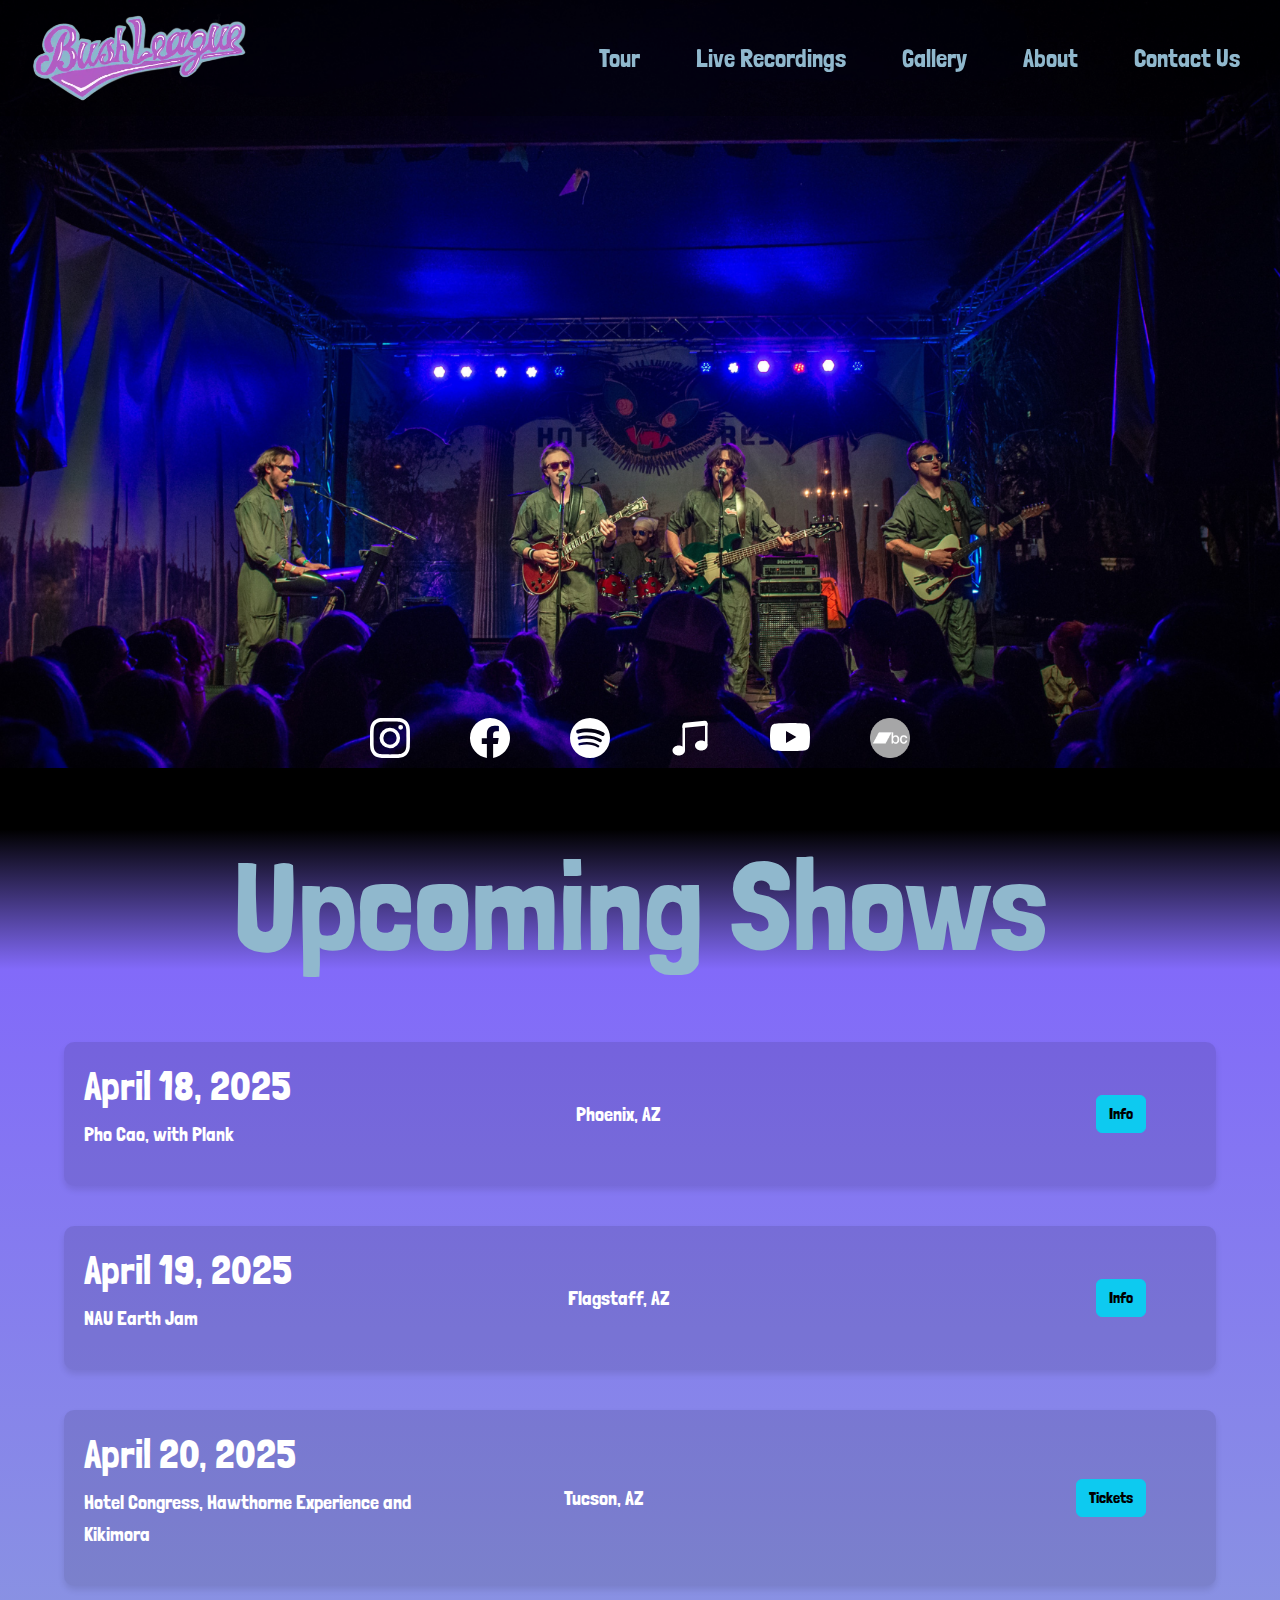
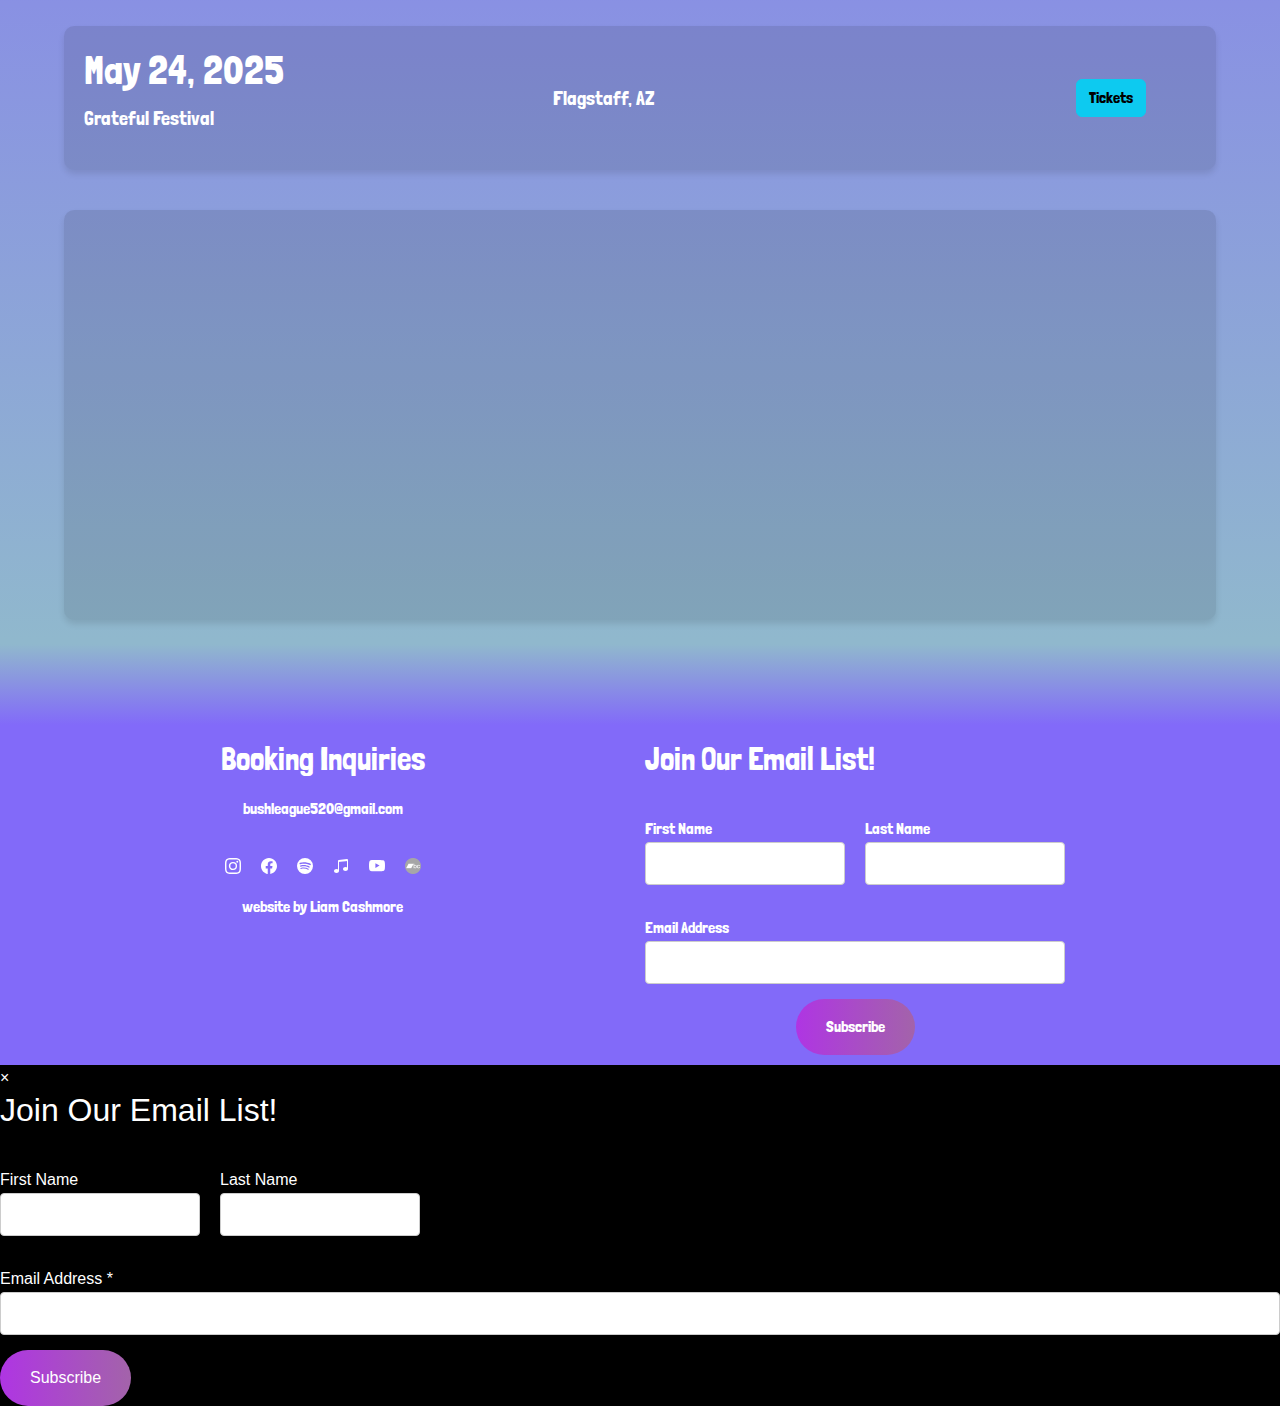
<file: index.html>
<!DOCTYPE html>
<html lang="en">
<head>
    <meta charset="UTF-8">
    <meta name="viewport" content="width=device-width, initial-scale=1.0">
    <title>BushLeague</title>
    
    <link href="https://cdn.jsdelivr.net/npm/bootstrap@5.3.3/dist/css/bootstrap.min.css" rel="stylesheet" integrity="sha384-QWTKZyjpPEjISv5WaRU9OFeRpok6YctnYmDr5pNlyT2bRjXh0JMhjY6hW+ALEwIH" crossorigin="anonymous">
    <link rel="stylesheet" href="style.css">
    <link rel="icon" type="image/png" sizes="64x64" href="images/Bush-logo-pot.PNG">
  </head>
<body id="main-body">
  
        <nav class="navbar navbar-expand-lg navbar-light bg-white fixed-top">
            <div class="container-fluid">
              <!-- Bush Logo on the Left -->
              <a class="navbar-brand" href="index.html">
                <img src="images/Bush-main-logo.webp" alt="Bush-logo" class="Bush-logo">
              </a>
              <!-- Toggler for smaller screens -->
              <button
                class="navbar-toggler"
                type="button"
                data-bs-toggle="collapse"
                data-bs-target="#navbarNav"
                aria-controls="navbarNav"
                aria-expanded="false"
                aria-label="Toggle navigation"
              >
                <span class="navbar-toggler-icon"></span>
              </button>
              <!-- Navigation Buttons on the Right -->
              <div class="collapse navbar-collapse" id="navbarNav">
                <ul class="navbar-nav ms-auto">
                  <li class="nav-item">
                    <a class="nav-link" href="tour.html">Tour</a>
                  </li>
                  <li class="nav-item">
                    <a class="nav-link" href="live.html">Live Recordings</a>
                  </li>
                  <li class="nav-item">
                    <a class="nav-link" href="gallery.html">Gallery</a>
                  </li>
                  <li class="nav-item">
                    <a class="nav-link" href="bio.html">About</a>
                  </li>
                  <li class="nav-item">
                    <a class="nav-link" href="contact.html">Contact Us</a>
                  </li>
                </ul>
              </div>
            </div>
          </nav>

        <div class="header">
            <div id="icons">
                <a href="https://www.instagram.com/bush.league.az/" target="_blank" rel="noopener noreferrer">
                    <svg xmlns="http://www.w3.org/2000/svg" width="16" height="16" fill="currentColor" class="bi bi-instagram" viewBox="0 0 16 16">
                        <path d="M8 0C5.829 0 5.556.01 4.703.048 3.85.088 3.269.222 2.76.42a3.9 3.9 0 0 0-1.417.923A3.9 3.9 0 0 0 .42 2.76C.222 3.268.087 3.85.048 4.7.01 5.555 0 5.827 0 8.001c0 2.172.01 2.444.048 3.297.04.852.174 1.433.372 1.942.205.526.478.972.923 1.417.444.445.89.719 1.416.923.51.198 1.09.333 1.942.372C5.555 15.99 5.827 16 8 16s2.444-.01 3.298-.048c.851-.04 1.434-.174 1.943-.372a3.9 3.9 0 0 0 1.416-.923c.445-.445.718-.891.923-1.417.197-.509.332-1.09.372-1.942C15.99 10.445 16 10.173 16 8s-.01-2.445-.048-3.299c-.04-.851-.175-1.433-.372-1.941a3.9 3.9 0 0 0-.923-1.417A3.9 3.9 0 0 0 13.24.42c-.51-.198-1.092-.333-1.943-.372C10.443.01 10.172 0 7.998 0zm-.717 1.442h.718c2.136 0 2.389.007 3.232.046.78.035 1.204.166 1.486.275.373.145.64.319.92.599s.453.546.598.92c.11.281.24.705.275 1.485.039.843.047 1.096.047 3.231s-.008 2.389-.047 3.232c-.035.78-.166 1.203-.275 1.485a2.5 2.5 0 0 1-.599.919c-.28.28-.546.453-.92.598-.28.11-.704.24-1.485.276-.843.038-1.096.047-3.232.047s-2.39-.009-3.233-.047c-.78-.036-1.203-.166-1.485-.276a2.5 2.5 0 0 1-.92-.598 2.5 2.5 0 0 1-.6-.92c-.109-.281-.24-.705-.275-1.485-.038-.843-.046-1.096-.046-3.233s.008-2.388.046-3.231c.036-.78.166-1.204.276-1.486.145-.373.319-.64.599-.92s.546-.453.92-.598c.282-.11.705-.24 1.485-.276.738-.034 1.024-.044 2.515-.045zm4.988 1.328a.96.96 0 1 0 0 1.92.96.96 0 0 0 0-1.92m-4.27 1.122a4.109 4.109 0 1 0 0 8.217 4.109 4.109 0 0 0 0-8.217m0 1.441a2.667 2.667 0 1 1 0 5.334 2.667 2.667 0 0 1 0-5.334"/>
                    </svg>
                </a>
                <a href="https://www.facebook.com/Bush.League.Band.az">
                    <svg xmlns="http://www.w3.org/2000/svg" width="16" height="16" fill="currentColor" class="bi bi-facebook" viewBox="0 0 16 16">
                        <path d="M16 8.049c0-4.446-3.582-8.05-8-8.05C3.58 0-.002 3.603-.002 8.05c0 4.017 2.926 7.347 6.75 7.951v-5.625h-2.03V8.05H6.75V6.275c0-2.017 1.195-3.131 3.022-3.131.876 0 1.791.157 1.791.157v1.98h-1.009c-.993 0-1.303.621-1.303 1.258v1.51h2.218l-.354 2.326H9.25V16c3.824-.604 6.75-3.934 6.75-7.951"/>
                    </svg>
                </a>
                <a href="https://open.spotify.com/artist/1hmGt5apW2W65yTUutfaxb">
                  <svg xmlns="http://www.w3.org/2000/svg" width="16" height="16" fill="currentColor" class="bi bi-spotify" viewBox="0 0 16 16">
                    <path d="M8 0a8 8 0 1 0 0 16A8 8 0 0 0 8 0m3.669 11.538a.5.5 0 0 1-.686.165c-1.879-1.147-4.243-1.407-7.028-.77a.499.499 0 0 1-.222-.973c3.048-.696 5.662-.397 7.77.892a.5.5 0 0 1 .166.686m.979-2.178a.624.624 0 0 1-.858.205c-2.15-1.321-5.428-1.704-7.972-.932a.625.625 0 0 1-.362-1.194c2.905-.881 6.517-.454 8.986 1.063a.624.624 0 0 1 .206.858m.084-2.268C10.154 5.56 5.9 5.419 3.438 6.166a.748.748 0 1 1-.434-1.432c2.825-.857 7.523-.692 10.492 1.07a.747.747 0 1 1-.764 1.288"/>
                  </svg>
                </a>
                <a href="https://music.apple.com/us/artist/bush-league/1746762051">
                  <svg xmlns="http://www.w3.org/2000/svg" width="16" height="16" fill="currentColor" class="bi bi-music-note-beamed" viewBox="0 0 16 16">
                    <path d="M6 13c0 1.105-1.12 2-2.5 2S1 14.105 1 13s1.12-2 2.5-2 2.5.896 2.5 2m9-2c0 1.105-1.12 2-2.5 2s-2.5-.895-2.5-2 1.12-2 2.5-2 2.5.895 2.5 2"/>
                    <path fill-rule="evenodd" d="M14 11V2h1v9zM6 3v10H5V3z"/>
                    <path d="M5 2.905a1 1 0 0 1 .9-.995l8-.8a1 1 0 0 1 1.1.995V3L5 4z"/>
                  </svg>
                </a>
                <a href="https://www.youtube.com/channel/UCAwQQ7pMHWMDkGMlJmZ4Alg">
                  <svg xmlns="http://www.w3.org/2000/svg" width="16" height="16" fill="currentColor" class="bi bi-youtube" viewBox="0 0 16 16">
                    <path d="M8.051 1.999h.089c.822.003 4.987.033 6.11.335a2.01 2.01 0 0 1 1.415 1.42c.101.38.172.883.22 1.402l.01.104.022.26.008.104c.065.914.073 1.77.074 1.957v.075c-.001.194-.01 1.108-.082 2.06l-.008.105-.009.104c-.05.572-.124 1.14-.235 1.558a2.01 2.01 0 0 1-1.415 1.42c-1.16.312-5.569.334-6.18.335h-.142c-.309 0-1.587-.006-2.927-.052l-.17-.006-.087-.004-.171-.007-.171-.007c-1.11-.049-2.167-.128-2.654-.26a2.01 2.01 0 0 1-1.415-1.419c-.111-.417-.185-.986-.235-1.558L.09 9.82l-.008-.104A31 31 0 0 1 0 7.68v-.123c.002-.215.01-.958.064-1.778l.007-.103.003-.052.008-.104.022-.26.01-.104c.048-.519.119-1.023.22-1.402a2.01 2.01 0 0 1 1.415-1.42c.487-.13 1.544-.21 2.654-.26l.17-.007.172-.006.086-.003.171-.007A100 100 0 0 1 7.858 2zM6.4 5.209v4.818l4.157-2.408z"/>
                  </svg>
                </a>
                <a href="https://bushleagueaz.bandcamp.com/">
                  <img src="images/Bandcamp.svg.png" alt="Bandcamp Icon" width="16" height="16">
                </a>
            </div>
        </div>

    <!-- <div id="carouselExampleAutoplaying" class="carousel slide" data-bs-ride="carousel">
        <div class="carousel-inner">
          <div class="carousel-item active">
            <img src="images/Group-photo-1.JPG" class="d-block w-100" alt="...">
          </div>
          <div class="carousel-item">
            <img src="images/Group-photo-2.JPG" class="d-block w-100" alt="...">
          </div>
          <div class="carousel-item">
            <img src="images/Group-photo-3.JPG" class="d-block w-100" alt="...">
          </div>
        </div>
        <button class="carousel-control-prev" type="button" data-bs-target="#carouselExampleAutoplaying" data-bs-slide="prev">
          <span class="carousel-control-prev-icon" aria-hidden="true"></span>
          <span class="visually-hidden">Previous</span>
        </button>
        <button class="carousel-control-next" type="button" data-bs-target="#carouselExampleAutoplaying" data-bs-slide="next">
          <span class="carousel-control-next-icon" aria-hidden="true"></span>
          <span class="visually-hidden">Next</span>
        </button>
      </div> -->

    <main id="main-shows">     
       
      <h2>Upcoming Shows</h2>
      <div class="section">
        <div class="event-details">
          <h1 id="date">April 18, 2025</h1>
          <p id="what">Pho Cao, with Plank</p>
        </div>
        <p id="where">Phoenix, AZ</p>
        <a href="https://www.facebook.com/share/15rHGnpkaF/?mibextid=wwXIfr">
          <button type="button" class="btn btn-info">Info</button>
        </a>
      </div>
      
      <div class="section">
        <div class="event-details">
          <h1 id="date">April 19, 2025</h1>
          <p id="what">NAU Earth Jam</p>
        </div>
        <p id="where">Flagstaff, AZ</p>
        <a href="https://www.flagstaff365.com/event/earth-jam-2025/">
          <button type="button" class="btn btn-info">Info</button>
        </a>
      </div>

      <div class="section">
        <div class="event-details">
          <h1 id="date">April 20, 2025</h1>
          <p id="what">Hotel Congress, Hawthorne Experience and Kikimora</p>
        </div>
        <p id="where">Tucson, AZ</p>
        <a href="https://link.dice.fm/zvj8fcP8rRb?sharer_id=650993150365450001ad7999">
          <button type="button" class="btn btn-info">Tickets</button>
        </a>
      </div>
      
      <!-- <div class="section">
        <div class="event-details">
          <h1 id="date">May 9, 2025</h1>
          <p id="what">SkyBar</p>
        </div>
        <p id="where">Tucson, AZ</p>
        <button type="button" class="btn btn-info">Info</button>
      </div>
      
      <div class="section">
        <div class="event-details">
          <h1 id="date">May 10, 2025</h1>
          <p id="what">St. Elmo</p>
        </div>
        <p id="where">Bisbee, AZ</p>
        <button type="button" class="btn btn-info">Info</button>
      </div>
      
      <div class="section">
        <div class="event-details">
          <h1 id="date">May 23, 2025</h1>
          <p id="what">Dalee KToos</p>
        </div>
        <p id="where">Taos, NM</p>
        <button type="button" class="btn btn-info">Info</button>
      </div> -->
      
      <div class="section">
        <div class="event-details">
          <h1 id="date">May 24, 2025</h1>
          <p id="what">Grateful Festival</p>
        </div>
        <p id="where">Flagstaff, AZ</p>
        <a href="https://gratefulfestival.ticketspice.com/gf25">
          <button type="button" class="btn btn-info">Tickets</button>
        </a>
      </div>
      
      <!-- <div class="section">
        <div class="event-details">
          <h1 id="date">May 31, 2025</h1>
          <p id="what">The Atrium with Riding Carpets</p>
        </div>
        <p id="where">Fort Collins, CO</p>
        <button type="button" class="btn btn-info">Info</button>
      </div> -->
      
        <div class="section" id="description">
          <iframe id="spotify" style="border-radius:12px" src="https://open.spotify.com/embed/artist/1hmGt5apW2W65yTUutfaxb?utm_source=generator" width="98%" height="370" frameBorder="0" allowfullscreen="" allow="autoplay; clipboard-write; encrypted-media; fullscreen; picture-in-picture" loading="lazy"></iframe>

        </div>
    </main>
    <footer>
        <div class="contact-left-foot">
          <h2>Booking Inquiries</h2>
          <p>bushleague520@gmail.com</p>

<div class="social-links">
  <a href="https://www.instagram.com/bush.league.az/" target="_blank" rel="noopener noreferrer">
    <svg xmlns="http://www.w3.org/2000/svg" width="16" height="16" fill="currentColor" class="bi bi-instagram" viewBox="0 0 16 16">
      <path d="M8 0C5.829 0 5.556.01 4.703.048 3.85.088 3.269.222 2.76.42a3.9 3.9 0 0 0-1.417.923A3.9 3.9 0 0 0 .42 2.76C.222 3.268.087 3.85.048 4.7.01 5.555 0 5.827 0 8.001c0 2.172.01 2.444.048 3.297.04.852.174 1.433.372 1.942.205.526.478.972.923 1.417.444.445.89.719 1.416.923.51.198 1.09.333 1.942.372C5.555 15.99 5.827 16 8 16s2.444-.01 3.298-.048c.851-.04 1.434-.174 1.943-.372a3.9 3.9 0 0 0 1.416-.923c.445-.445.718-.891.923-1.417.197-.509.332-1.09.372-1.942C15.99 10.445 16 10.173 16 8s-.01-2.445-.048-3.299c-.04-.851-.175-1.433-.372-1.941a3.9 3.9 0 0 0-.923-1.417A3.9 3.9 0 0 0 13.24.42c-.51-.198-1.092-.333-1.943-.372C10.443.01 10.172 0 7.998 0zm-.717 1.442h.718c2.136 0 2.389.007 3.232.046.78.035 1.204.166 1.486.275.373.145.64.319.92.599s.453.546.598.92c.11.281.24.705.275 1.485.039.843.047 1.096.047 3.231s-.008 2.389-.047 3.232c-.035.78-.166 1.203-.275 1.485a2.5 2.5 0 0 1-.599.919c-.28.28-.546.453-.92.598-.28.11-.704.24-1.485.276-.843.038-1.096.047-3.232.047s-2.39-.009-3.233-.047c-.78-.036-1.203-.166-1.485-.276a2.5 2.5 0 0 1-.92-.598 2.5 2.5 0 0 1-.6-.92c-.109-.281-.24-.705-.275-1.485-.038-.843-.046-1.096-.046-3.233s.008-2.388.046-3.231c.036-.78.166-1.204.276-1.486.145-.373.319-.64.599-.92s.546-.453.92-.598c.282-.11.705-.24 1.485-.276.738-.034 1.024-.044 2.515-.045zm4.988 1.328a.96.96 0 1 0 0 1.92.96.96 0 0 0 0-1.92m-4.27 1.122a4.109 4.109 0 1 0 0 8.217 4.109 4.109 0 0 0 0-8.217m0 1.441a2.667 2.667 0 1 1 0 5.334 2.667 2.667 0 0 1 0-5.334"/>
    </svg>
  </a>
  <a href="https://www.facebook.com/Bush.League.Band.az">
    <svg xmlns="http://www.w3.org/2000/svg" width="16" height="16" fill="currentColor" class="bi bi-facebook" viewBox="0 0 16 16">
      <path d="M16 8.049c0-4.446-3.582-8.05-8-8.05C3.58 0-.002 3.603-.002 8.05c0 4.017 2.926 7.347 6.75 7.951v-5.625h-2.03V8.05H6.75V6.275c0-2.017 1.195-3.131 3.022-3.131.876 0 1.791.157 1.791.157v1.98h-1.009c-.993 0-1.303.621-1.303 1.258v1.51h2.218l-.354 2.326H9.25V16c3.824-.604 6.75-3.934 6.75-7.951"/>
    </svg>
  </a>
  <a href="https://open.spotify.com/artist/1hmGt5apW2W65yTUutfaxb">
    <svg xmlns="http://www.w3.org/2000/svg" width="16" height="16" fill="currentColor" class="bi bi-spotify" viewBox="0 0 16 16">
      <path d="M8 0a8 8 0 1 0 0 16A8 8 0 0 0 8 0m3.669 11.538a.5.5 0 0 1-.686.165c-1.879-1.147-4.243-1.407-7.028-.77a.499.499 0 0 1-.222-.973c3.048-.696 5.662-.397 7.77.892a.5.5 0 0 1 .166.686m.979-2.178a.624.624 0 0 1-.858.205c-2.15-1.321-5.428-1.704-7.972-.932a.625.625 0 0 1-.362-1.194c2.905-.881 6.517-.454 8.986 1.063a.624.624 0 0 1 .206.858m.084-2.268C10.154 5.56 5.9 5.419 3.438 6.166a.748.748 0 1 1-.434-1.432c2.825-.857 7.523-.692 10.492 1.07a.747.747 0 1 1-.764 1.288"/>
    </svg>
  </a>
  <a href="https://music.apple.com/us/artist/bush-league/1746762051">
    <svg xmlns="http://www.w3.org/2000/svg" width="16" height="16" fill="currentColor" class="bi bi-music-note-beamed" viewBox="0 0 16 16">
      <path d="M6 13c0 1.105-1.12 2-2.5 2S1 14.105 1 13s1.12-2 2.5-2 2.5.896 2.5 2m9-2c0 1.105-1.12 2-2.5 2s-2.5-.895-2.5-2 1.12-2 2.5-2 2.5.895 2.5 2"/>
      <path fill-rule="evenodd" d="M14 11V2h1v9zM6 3v10H5V3z"/>
      <path d="M5 2.905a1 1 0 0 1 .9-.995l8-.8a1 1 0 0 1 1.1.995V3L5 4z"/>
    </svg>
  </a>
  <a href="https://www.youtube.com/channel/UCAwQQ7pMHWMDkGMlJmZ4Alg">
    <svg xmlns="http://www.w3.org/2000/svg" width="16" height="16" fill="currentColor" class="bi bi-youtube" viewBox="0 0 16 16">
      <path d="M8.051 1.999h.089c.822.003 4.987.033 6.11.335a2.01 2.01 0 0 1 1.415 1.42c.101.38.172.883.22 1.402l.01.104.022.26.008.104c.065.914.073 1.77.074 1.957v.075c-.001.194-.01 1.108-.082 2.06l-.008.105-.009.104c-.05.572-.124 1.14-.235 1.558a2.01 2.01 0 0 1-1.415 1.42c-1.16.312-5.569.334-6.18.335h-.142c-.309 0-1.587-.006-2.927-.052l-.17-.006-.087-.004-.171-.007-.171-.007c-1.11-.049-2.167-.128-2.654-.26a2.01 2.01 0 0 1-1.415-1.419c-.111-.417-.185-.986-.235-1.558L.09 9.82l-.008-.104A31 31 0 0 1 0 7.68v-.123c.002-.215.01-.958.064-1.778l.007-.103.003-.052.008-.104.022-.26.01-.104c.048-.519.119-1.023.22-1.402a2.01 2.01 0 0 1 1.415-1.42c.487-.13 1.544-.21 2.654-.26l.17-.007.172-.006.086-.003.171-.007A100 100 0 0 1 7.858 2zM6.4 5.209v4.818l4.157-2.408z"/>
    </svg>
  </a>
  <a href="https://bushleagueaz.bandcamp.com/">
    <img src="images/Bandcamp.svg.png" alt="Bandcamp Icon" width="16" height="16">
  </a>

</div>
          <p>website by Liam Cashmore</p>

        </div>

        <div id="mc_embed_shell">
  
          <div id="mc_embed_signup">
              <form action="https://gmail.us9.list-manage.com/subscribe/post?u=206c12fb5f435385165b29b0f&amp;id=b2fd71274e&amp;f_id=004901e1f0" method="post" id="mc-embedded-subscribe-form" name="mc-embedded-subscribe-form" class="validate" target="_self" novalidate="">
                <div id="mc_embed_signup_scroll">
                  <h2>Join Our Email List!</h2>
                  <div class="indicates-required"><span class="asterisk"></span></div>
                  
                  <!-- Container for first & last name fields -->
                  <div class="name-row">
                    <div class="mc-field-group">
                      <label for="mce-FNAME">First Name</label>
                      <input type="text" name="FNAME" id="mce-FNAME" value="">
                    </div>
                    <div class="mc-field-group">
                      <label for="mce-LNAME">Last Name</label>
                      <input type="text" name="LNAME" id="mce-LNAME" value="">
                    </div>
                  </div>
                  
                  <div class="mc-field-group">
                    <label for="mce-EMAIL">Email Address</label>
                    <input type="email" name="EMAIL" id="mce-EMAIL" required value="">
                  </div>
                  <div id="mce-responses" class="clear foot">
                      <div class="response" id="mce-error-response" style="display: none;"></div>
                      <div class="response" id="mce-success-response" style="display: none;"></div>
                  </div>
              <div aria-hidden="true" style="position: absolute; left: -5000px;">
                  /* real people should not fill this in and expect good things - do not remove this or risk form bot signups */
                  <input type="text" name="b_206c12fb5f435385165b29b0f_b2fd71274e" tabindex="-1" value="">
              </div>
                  <div class="optionalParent">
                      <div class="clear foot">
                          <input type="submit" name="subscribe" id="mc-embedded-subscribe" class="button" value="Subscribe">
                          <!-- <p style="margin: 0px auto;"><a href="http://eepurl.com/i_ndZ6" title="Mailchimp - email marketing made easy and fun"><span style="display: inline-block; background-color: transparent; border-radius: 4px;"><img class="refferal_badge" src="https://digitalasset.intuit.com/render/content/dam/intuit/mc-fe/en_us/images/intuit-mc-rewards-text-dark.svg" alt="Intuit Mailchimp" style="width: 220px; height: 40px; display: flex; padding: 2px 0px; justify-content: center; align-items: center;"></span></a></p> -->
                      </div>
                  </div>
              </div>
          </form>
          </div>
          </div>
          
    </footer>

    <div id="popup-overlay" class="popup-overlay">
      <div id="popup" class="popup">
        <span class="close-btn" id="close-popup">&times;</span>
        <!-- Mailchimp Signup Form -->
        <div id="mc_embed_shell">
          <div id="mc_embed_signup">
            <form action="https://gmail.us9.list-manage.com/subscribe/post?u=206c12fb5f435385165b29b0f&amp;id=b2fd71274e&amp;f_id=004901e1f0" method="post" id="mc-embedded-subscribe-form" name="mc-embedded-subscribe-form" class="validate" target="_self" novalidate>
              <div id="mc_embed_signup_scroll">
                <h2>Join Our Email List!</h2>
                <div class="indicates-required"><span class="asterisk"></span></div>
                <!-- Container for first & last name fields -->
                <div class="name-row">
                  <div class="mc-field-group">
                    <label for="mce-FNAME">First Name</label>
                    <input type="text" name="FNAME" id="mce-FNAME" value="">
                  </div>
                  <div class="mc-field-group">
                    <label for="mce-LNAME">Last Name</label>
                    <input type="text" name="LNAME" id="mce-LNAME" value="">
                  </div>
                </div>
                <div class="mc-field-group">
                  <label for="mce-EMAIL">Email Address <span class="asterisk">*</span></label>
                  <input type="email" name="EMAIL" id="mce-EMAIL" required value="">
                </div>
                <div id="mce-responses" class="clear foot">
                  <div class="response" id="mce-error-response" style="display: none;"></div>
                  <div class="response" id="mce-success-response" style="display: none;"></div>
                </div>
                <div aria-hidden="true" style="position: absolute; left: -5000px;">
                  <!-- real people should not fill this in and expect good things - do not remove this or risk form bot signups -->
                  <input type="text" name="b_206c12fb5f435385165b29b0f_b2fd71274e" tabindex="-1" value="">
                </div>
                <div class="optionalParent">
                  <div class="clear foot">
                    <input type="submit" name="subscribe" id="mc-embedded-subscribe" class="button" value="Subscribe">
                  </div>
                </div>
              </div>
            </form>
          </div>
        </div>
        <!-- End Mailchimp Form -->
      </div>
    </div>

    <!-- Reference the external script -->
    <script src="script.js"></script>
    <script src="https://cdn.jsdelivr.net/npm/bootstrap@5.3.3/dist/js/bootstrap.bundle.min.js" integrity="sha384-YvpcrYf0tY3lHB60NNkmXc5s9fDVZLESaAA55NDzOxhy9GkcIdslK1eN7N6jIeHz" crossorigin="anonymous"></script>
</body>
</html>
</file>
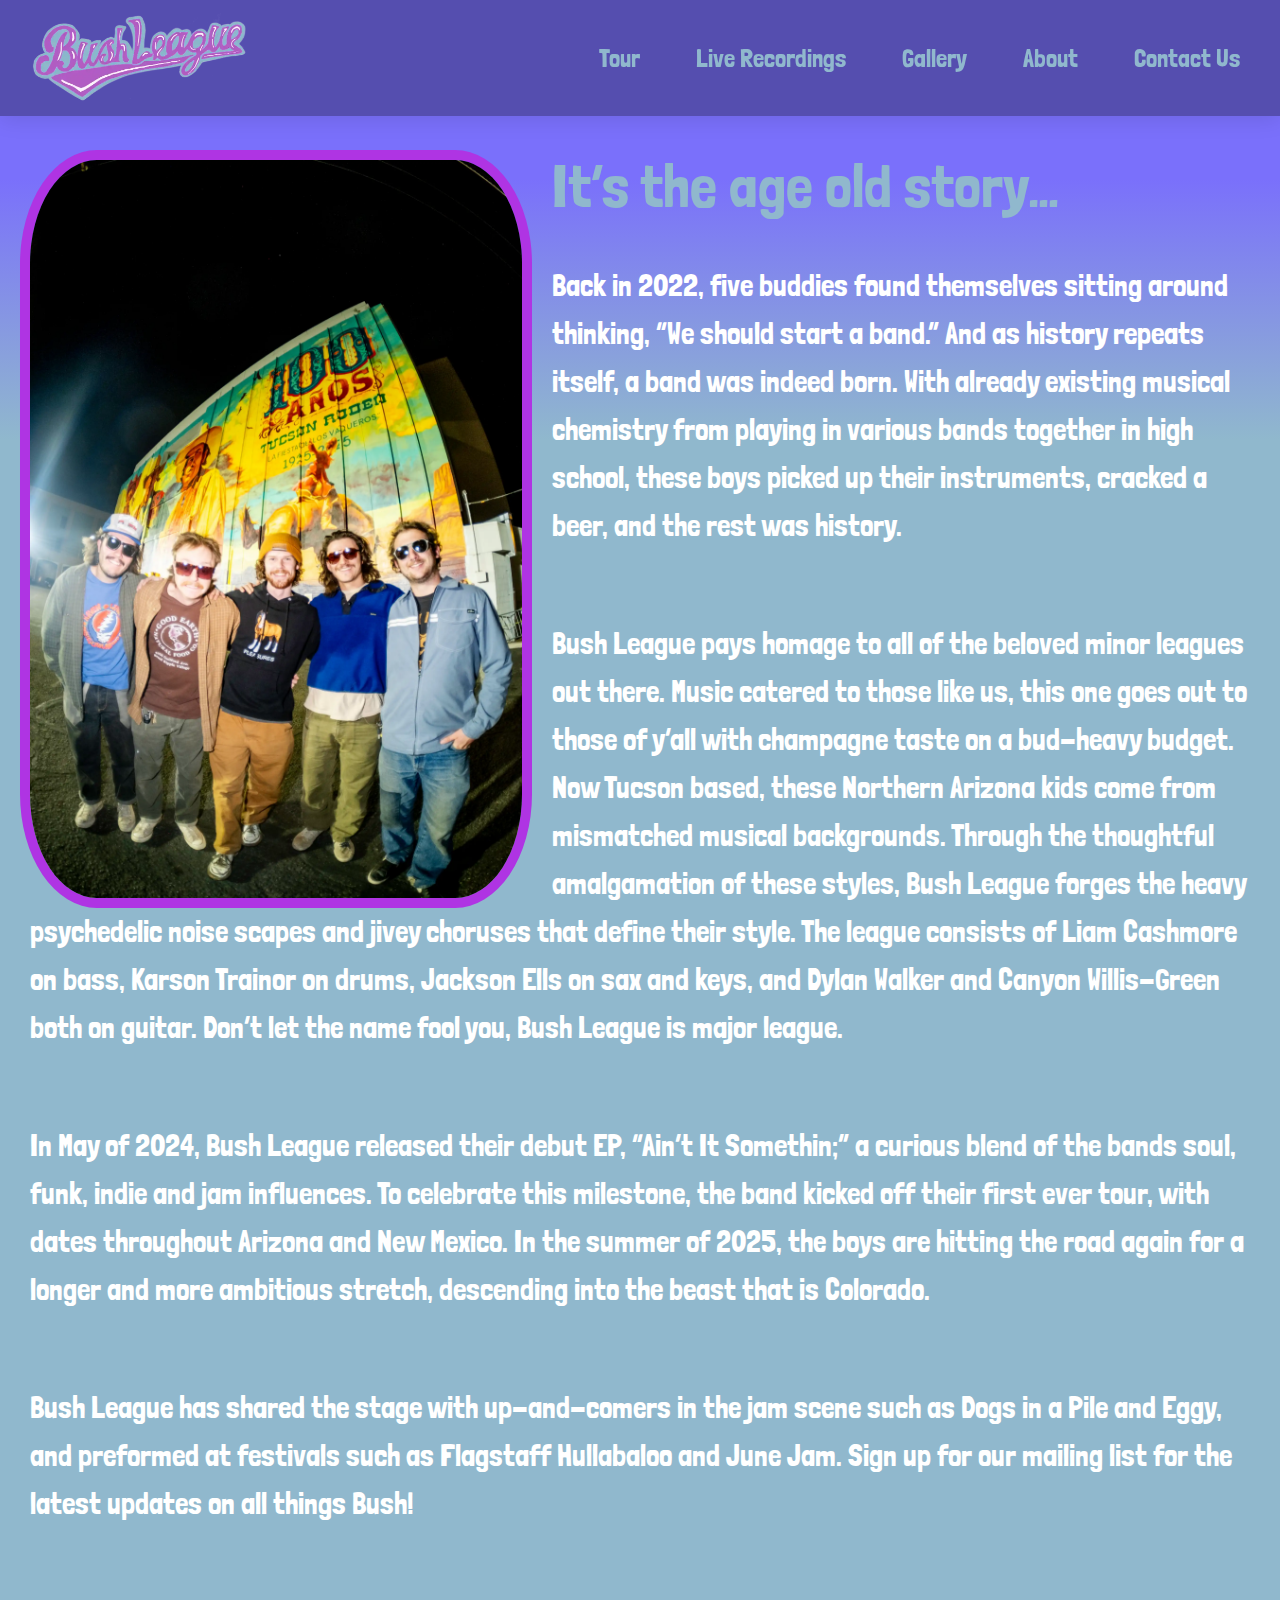
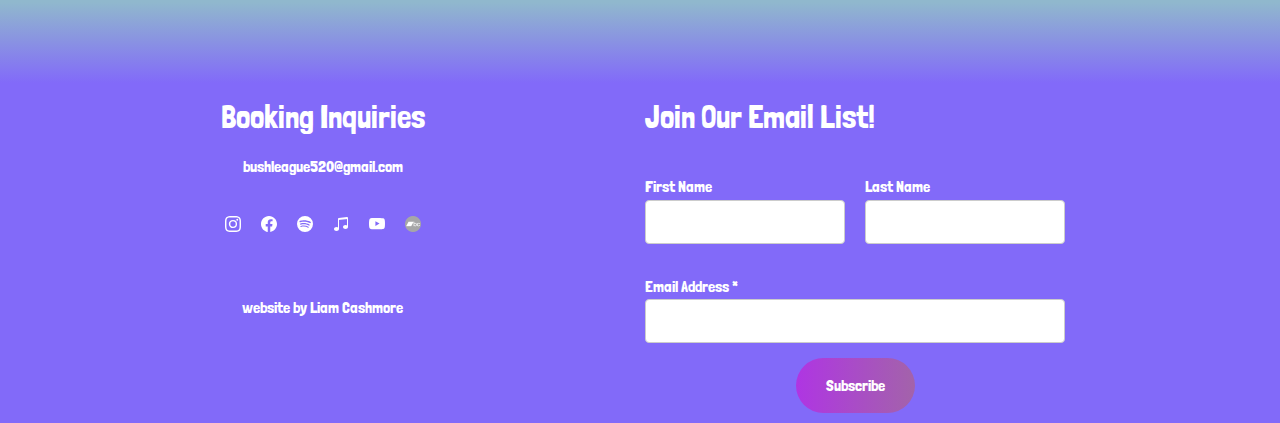
<file: bio.html>
<!DOCTYPE html>
<html lang="en">
<head>
    <meta charset="UTF-8">
    <meta name="viewport" content="width=device-width, initial-scale=1.0">
    <title>BushLeage</title>
    
    <link href="https://cdn.jsdelivr.net/npm/bootstrap@5.3.3/dist/css/bootstrap.min.css" rel="stylesheet" integrity="sha384-QWTKZyjpPEjISv5WaRU9OFeRpok6YctnYmDr5pNlyT2bRjXh0JMhjY6hW+ALEwIH" crossorigin="anonymous">
    <link rel="stylesheet" href="style.css">
    <link rel="stylesheet" href="about-style.css">
    <link rel="icon" href="images/Bush-logo-pot.PNG" type="image/png">
</head>
<body>
    <nav class="navbar navbar-expand-lg navbar-light bg-white fixed-top">
        <div class="container-fluid">
          <!-- Bush Logo on the Left -->
          <a class="navbar-brand" href="index.html">
            <img src="images/Bush-main-logo.webp" alt="Bush-logo" class="Bush-logo">
          </a>
          <!-- Toggler for smaller screens -->
          <button
            class="navbar-toggler"
            type="button"
            data-bs-toggle="collapse"
            data-bs-target="#navbarNav"
            aria-controls="navbarNav"
            aria-expanded="false"
            aria-label="Toggle navigation"
          >
            <span class="navbar-toggler-icon"></span>
          </button>
          <!-- Navigation Buttons on the Right -->
          <div class="collapse navbar-collapse" id="navbarNav">
            <ul class="navbar-nav ms-auto">
              <li class="nav-item">
                <a class="nav-link" href="tour.html">Tour</a>
              </li>
              <li class="nav-item">
                <a class="nav-link" href="live.html">Live Recordings</a>
              </li>
              <li class="nav-item">
                <a class="nav-link" href="gallery.html">Gallery</a>
              </li>
              <li class="nav-item">
                <a class="nav-link" href="bio.html">About</a>
              </li>
              <li class="nav-item">
                <a class="nav-link" href="contact.html">Contact Us</a>
              </li>
            </ul>
          </div>
        </div>
      </nav>

<main>
  <div id="bio-container">
    <img src="images/bio-photo1.webp" alt="bio photo" class="bio-photo">
    <h2 id="bio-title">It’s the age old story…</h2>
    <p id="bio-p">Back in 2022, five buddies found themselves sitting around thinking, 
      “We should start a band.” And as history repeats itself,
       a band was indeed born. With already existing musical chemistry 
       from playing in various bands together in high school, these boys 
       picked up their instruments, cracked a beer, and the rest was history.</p>

      <p id="bio-p">Bush League pays homage to all of the beloved minor leagues out there.
         Music catered to those like us, this one goes out to those of y’all 
         with champagne taste on a bud-heavy budget. Now Tucson based, these 
         Northern Arizona kids come from mismatched musical backgrounds. 
         Through the thoughtful amalgamation of these styles, Bush League 
         forges the heavy psychedelic noise scapes and jivey choruses that 
         define their style. The league consists of Liam Cashmore on bass, 
         Karson Trainor on drums, Jackson Ells on sax and keys, and Dylan Walker 
         and Canyon Willis-Green both on guitar. Don’t let the name fool you, 
         Bush League is major league.</p>

         <p id="bio-p">In May of 2024, Bush League released their debut EP, “Ain’t It Somethin;” 
          a curious blend of the bands soul, funk, indie and jam influences. To celebrate 
          this milestone, the band kicked off their first ever tour, with dates throughout
           Arizona and New Mexico. In the summer of 2025, the boys are hitting the road again
            for a longer and more ambitious stretch, descending into the beast that is Colorado.</p>
        
        <p id="bio-p">Bush League has shared the stage with up-and-comers in the jam scene
           such as Dogs in a Pile and Eggy, and preformed at festivals such as 
           Flagstaff Hullabaloo and June Jam. Sign up for our mailing list for the 
           latest updates on all things Bush!</p>
  </div>
</main>

<footer>
  <div class="contact-left-foot">
    <h2>Booking Inquiries</h2>
    <p>bushleague520@gmail.com</p>

<div class="social-links">
<a href="https://www.instagram.com/bush.league.az/" target="_blank" rel="noopener noreferrer">
<svg xmlns="http://www.w3.org/2000/svg" width="16" height="16" fill="currentColor" class="bi bi-instagram" viewBox="0 0 16 16">
<path d="M8 0C5.829 0 5.556.01 4.703.048 3.85.088 3.269.222 2.76.42a3.9 3.9 0 0 0-1.417.923A3.9 3.9 0 0 0 .42 2.76C.222 3.268.087 3.85.048 4.7.01 5.555 0 5.827 0 8.001c0 2.172.01 2.444.048 3.297.04.852.174 1.433.372 1.942.205.526.478.972.923 1.417.444.445.89.719 1.416.923.51.198 1.09.333 1.942.372C5.555 15.99 5.827 16 8 16s2.444-.01 3.298-.048c.851-.04 1.434-.174 1.943-.372a3.9 3.9 0 0 0 1.416-.923c.445-.445.718-.891.923-1.417.197-.509.332-1.09.372-1.942C15.99 10.445 16 10.173 16 8s-.01-2.445-.048-3.299c-.04-.851-.175-1.433-.372-1.941a3.9 3.9 0 0 0-.923-1.417A3.9 3.9 0 0 0 13.24.42c-.51-.198-1.092-.333-1.943-.372C10.443.01 10.172 0 7.998 0zm-.717 1.442h.718c2.136 0 2.389.007 3.232.046.78.035 1.204.166 1.486.275.373.145.64.319.92.599s.453.546.598.92c.11.281.24.705.275 1.485.039.843.047 1.096.047 3.231s-.008 2.389-.047 3.232c-.035.78-.166 1.203-.275 1.485a2.5 2.5 0 0 1-.599.919c-.28.28-.546.453-.92.598-.28.11-.704.24-1.485.276-.843.038-1.096.047-3.232.047s-2.39-.009-3.233-.047c-.78-.036-1.203-.166-1.485-.276a2.5 2.5 0 0 1-.92-.598 2.5 2.5 0 0 1-.6-.92c-.109-.281-.24-.705-.275-1.485-.038-.843-.046-1.096-.046-3.233s.008-2.388.046-3.231c.036-.78.166-1.204.276-1.486.145-.373.319-.64.599-.92s.546-.453.92-.598c.282-.11.705-.24 1.485-.276.738-.034 1.024-.044 2.515-.045zm4.988 1.328a.96.96 0 1 0 0 1.92.96.96 0 0 0 0-1.92m-4.27 1.122a4.109 4.109 0 1 0 0 8.217 4.109 4.109 0 0 0 0-8.217m0 1.441a2.667 2.667 0 1 1 0 5.334 2.667 2.667 0 0 1 0-5.334"/>
</svg>
</a>
<a href="https://www.facebook.com/Bush.League.Band.az">
<svg xmlns="http://www.w3.org/2000/svg" width="16" height="16" fill="currentColor" class="bi bi-facebook" viewBox="0 0 16 16">
<path d="M16 8.049c0-4.446-3.582-8.05-8-8.05C3.58 0-.002 3.603-.002 8.05c0 4.017 2.926 7.347 6.75 7.951v-5.625h-2.03V8.05H6.75V6.275c0-2.017 1.195-3.131 3.022-3.131.876 0 1.791.157 1.791.157v1.98h-1.009c-.993 0-1.303.621-1.303 1.258v1.51h2.218l-.354 2.326H9.25V16c3.824-.604 6.75-3.934 6.75-7.951"/>
</svg>
</a>
<a href="https://open.spotify.com/artist/1hmGt5apW2W65yTUutfaxb">
<svg xmlns="http://www.w3.org/2000/svg" width="16" height="16" fill="currentColor" class="bi bi-spotify" viewBox="0 0 16 16">
<path d="M8 0a8 8 0 1 0 0 16A8 8 0 0 0 8 0m3.669 11.538a.5.5 0 0 1-.686.165c-1.879-1.147-4.243-1.407-7.028-.77a.499.499 0 0 1-.222-.973c3.048-.696 5.662-.397 7.77.892a.5.5 0 0 1 .166.686m.979-2.178a.624.624 0 0 1-.858.205c-2.15-1.321-5.428-1.704-7.972-.932a.625.625 0 0 1-.362-1.194c2.905-.881 6.517-.454 8.986 1.063a.624.624 0 0 1 .206.858m.084-2.268C10.154 5.56 5.9 5.419 3.438 6.166a.748.748 0 1 1-.434-1.432c2.825-.857 7.523-.692 10.492 1.07a.747.747 0 1 1-.764 1.288"/>
</svg>
</a>
<a href="https://music.apple.com/us/artist/bush-league/1746762051">
<svg xmlns="http://www.w3.org/2000/svg" width="16" height="16" fill="currentColor" class="bi bi-music-note-beamed" viewBox="0 0 16 16">
<path d="M6 13c0 1.105-1.12 2-2.5 2S1 14.105 1 13s1.12-2 2.5-2 2.5.896 2.5 2m9-2c0 1.105-1.12 2-2.5 2s-2.5-.895-2.5-2 1.12-2 2.5-2 2.5.895 2.5 2"/>
<path fill-rule="evenodd" d="M14 11V2h1v9zM6 3v10H5V3z"/>
<path d="M5 2.905a1 1 0 0 1 .9-.995l8-.8a1 1 0 0 1 1.1.995V3L5 4z"/>
</svg>
</a>
<a href="https://www.youtube.com/channel/UCAwQQ7pMHWMDkGMlJmZ4Alg">
<svg xmlns="http://www.w3.org/2000/svg" width="16" height="16" fill="currentColor" class="bi bi-youtube" viewBox="0 0 16 16">
<path d="M8.051 1.999h.089c.822.003 4.987.033 6.11.335a2.01 2.01 0 0 1 1.415 1.42c.101.38.172.883.22 1.402l.01.104.022.26.008.104c.065.914.073 1.77.074 1.957v.075c-.001.194-.01 1.108-.082 2.06l-.008.105-.009.104c-.05.572-.124 1.14-.235 1.558a2.01 2.01 0 0 1-1.415 1.42c-1.16.312-5.569.334-6.18.335h-.142c-.309 0-1.587-.006-2.927-.052l-.17-.006-.087-.004-.171-.007-.171-.007c-1.11-.049-2.167-.128-2.654-.26a2.01 2.01 0 0 1-1.415-1.419c-.111-.417-.185-.986-.235-1.558L.09 9.82l-.008-.104A31 31 0 0 1 0 7.68v-.123c.002-.215.01-.958.064-1.778l.007-.103.003-.052.008-.104.022-.26.01-.104c.048-.519.119-1.023.22-1.402a2.01 2.01 0 0 1 1.415-1.42c.487-.13 1.544-.21 2.654-.26l.17-.007.172-.006.086-.003.171-.007A100 100 0 0 1 7.858 2zM6.4 5.209v4.818l4.157-2.408z"/>
</svg>
</a>
<a href="https://bushleagueaz.bandcamp.com/">
<img src="images/Bandcamp.svg.png" alt="Bandcamp Icon" width="16" height="16">
</a>

</div>
    <hr>
    <p>website by Liam Cashmore</p>

  </div>
  <div id="mc_embed_shell">
  
    <div id="mc_embed_signup">
        <form action="https://gmail.us9.list-manage.com/subscribe/post?u=206c12fb5f435385165b29b0f&amp;id=b2fd71274e&amp;f_id=004901e1f0" method="post" id="mc-embedded-subscribe-form" name="mc-embedded-subscribe-form" class="validate" target="_self" novalidate="">
          <div id="mc_embed_signup_scroll">
            <h2>Join Our Email List!</h2>
            <div class="indicates-required"><span class="asterisk"></span></div>
            
            <!-- Container for first & last name fields -->
            <div class="name-row">
              <div class="mc-field-group">
                <label for="mce-FNAME">First Name</label>
                <input type="text" name="FNAME" id="mce-FNAME" value="">
              </div>
              <div class="mc-field-group">
                <label for="mce-LNAME">Last Name</label>
                <input type="text" name="LNAME" id="mce-LNAME" value="">
              </div>
            </div>
            
            <div class="mc-field-group">
              <label for="mce-EMAIL">Email Address <span class="asterisk">*</span></label>
              <input type="email" name="EMAIL" id="mce-EMAIL" required value="">
            </div>
            <div id="mce-responses" class="clear foot">
                <div class="response" id="mce-error-response" style="display: none;"></div>
                <div class="response" id="mce-success-response" style="display: none;"></div>
            </div>
        <div aria-hidden="true" style="position: absolute; left: -5000px;">
            /* real people should not fill this in and expect good things - do not remove this or risk form bot signups */
            <input type="text" name="b_206c12fb5f435385165b29b0f_b2fd71274e" tabindex="-1" value="">
        </div>
            <div class="optionalParent">
                <div class="clear foot">
                    <input type="submit" name="subscribe" id="mc-embedded-subscribe" class="button" value="Subscribe">
                    <!-- <p style="margin: 0px auto;"><a href="http://eepurl.com/i_ndZ6" title="Mailchimp - email marketing made easy and fun"><span style="display: inline-block; background-color: transparent; border-radius: 4px;"><img class="refferal_badge" src="https://digitalasset.intuit.com/render/content/dam/intuit/mc-fe/en_us/images/intuit-mc-rewards-text-dark.svg" alt="Intuit Mailchimp" style="width: 220px; height: 40px; display: flex; padding: 2px 0px; justify-content: center; align-items: center;"></span></a></p> -->
                </div>
            </div>
        </div>
    </form>
    </div>
    </div>
</footer>

<script src="script.js"></script>
<script src="https://cdn.jsdelivr.net/npm/bootstrap@5.3.3/dist/js/bootstrap.bundle.min.js" integrity="sha384-YvpcrYf0tY3lHB60NNkmXc5s9fDVZLESaAA55NDzOxhy9GkcIdslK1eN7N6jIeHz" crossorigin="anonymous"></script>
</body>

</html>
</file>
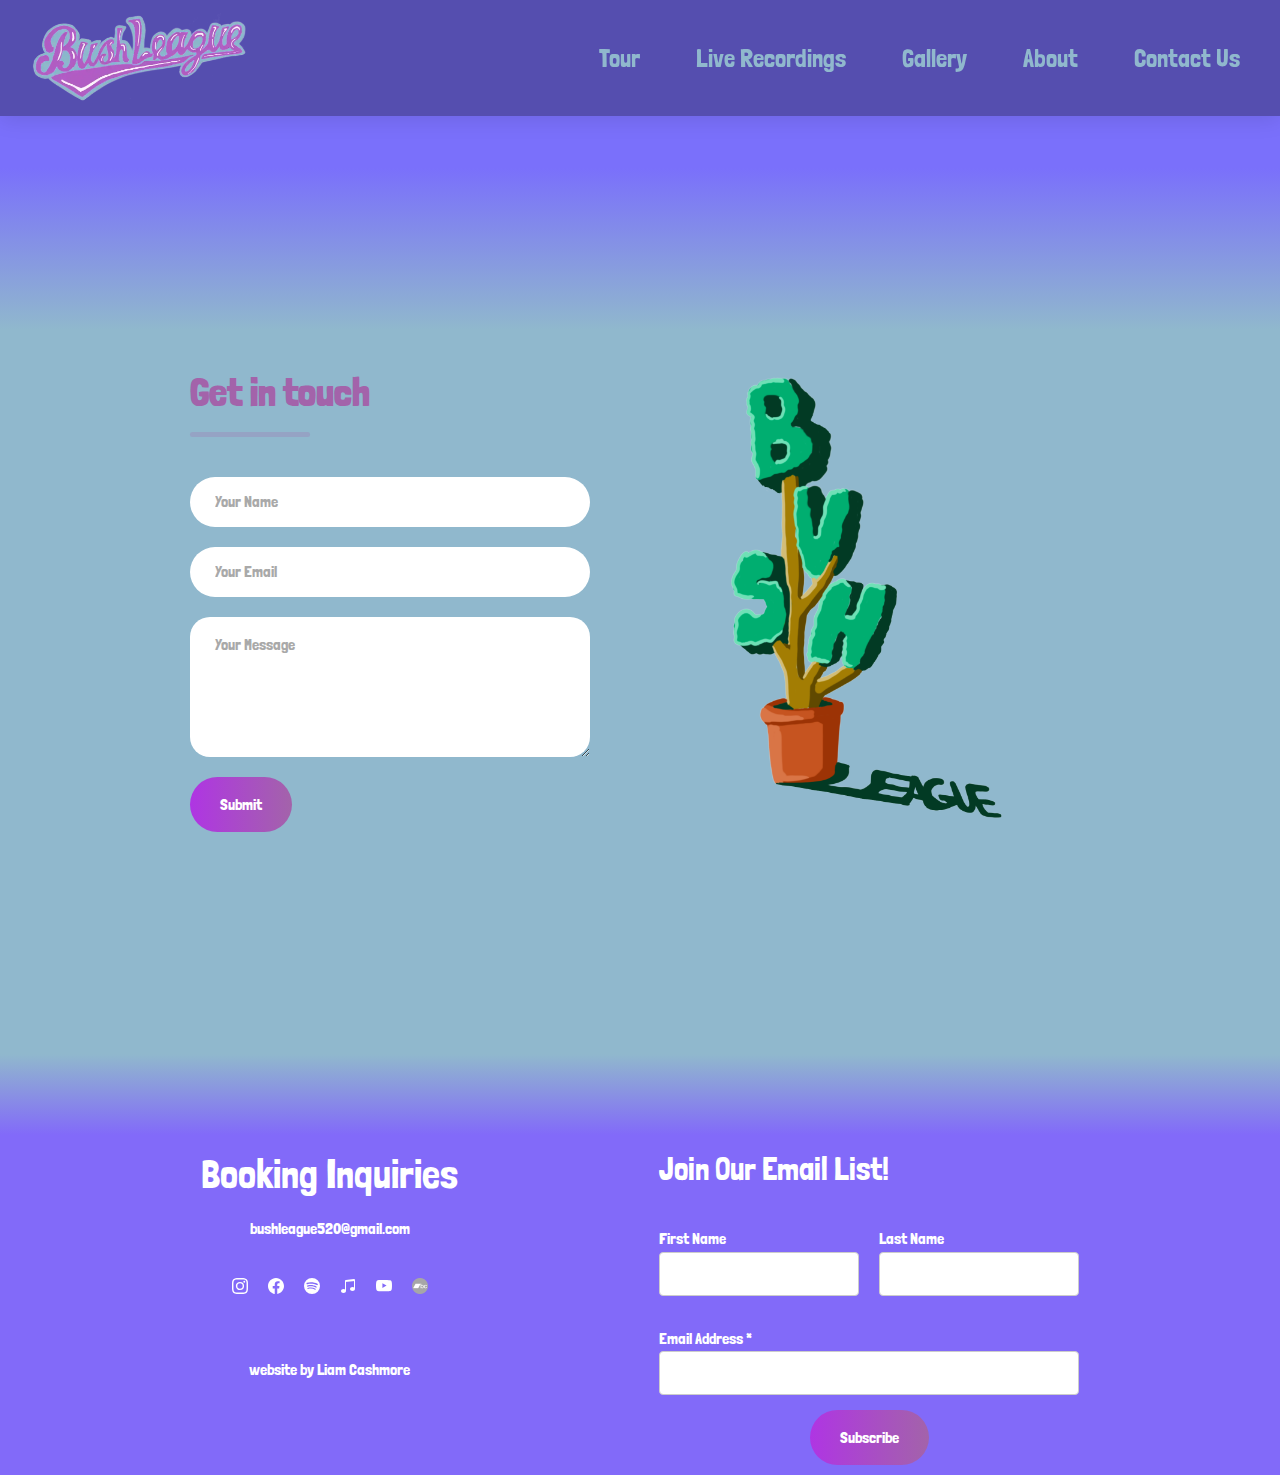
<file: contact.html>
<!DOCTYPE html>
<html lang="en">
<head>
    <meta charset="UTF-8">
    <meta name="viewport" content="width=device-width, initial-scale=1.0">
    <title>BushLeage</title>
    
    <link href="https://cdn.jsdelivr.net/npm/bootstrap@5.3.3/dist/css/bootstrap.min.css" rel="stylesheet" integrity="sha384-QWTKZyjpPEjISv5WaRU9OFeRpok6YctnYmDr5pNlyT2bRjXh0JMhjY6hW+ALEwIH" crossorigin="anonymous">
    <link rel="stylesheet" href="style.css">
    <link rel="stylesheet" href="about-style.css">
    <link rel="icon" href="images/Bush-logo-pot.PNG" type="image/png">
</head>
<body>
    <nav class="navbar navbar-expand-lg navbar-light bg-white fixed-top">
        <div class="container-fluid">
          <!-- Bush Logo on the Left -->
          <a class="navbar-brand" href="index.html">
            <img src="images/Bush-main-logo.webp" alt="Bush-logo" class="Bush-logo">
          </a>
          <!-- Toggler for smaller screens -->
          <button
            class="navbar-toggler"
            type="button"
            data-bs-toggle="collapse"
            data-bs-target="#navbarNav"
            aria-controls="navbarNav"
            aria-expanded="false"
            aria-label="Toggle navigation"
          >
            <span class="navbar-toggler-icon"></span>
          </button>
          <!-- Navigation Buttons on the Right -->
          <div class="collapse navbar-collapse" id="navbarNav">
            <ul class="navbar-nav ms-auto">
              <li class="nav-item">
                <a class="nav-link" href="tour.html">Tour</a>
              </li>
              <li class="nav-item">
                <a class="nav-link" href="live.html">Live Recordings</a>
              </li>
              <li class="nav-item">
                <a class="nav-link" href="gallery.html">Gallery</a>
              </li>
              <li class="nav-item">
                <a class="nav-link" href="bio.html">About</a>
              </li>
              <li class="nav-item">
                <a class="nav-link" href="contact.html">Contact Us</a>
              </li>
            </ul>
          </div>
        </div>
      </nav>
<main>
  <div class="contact-container">
    <form action="https://api.web3forms.com/submit" method="POST" class="contact-left">
      <div class="contact-left-title">
        <h2>Get in touch</h2>
        <hr>
      </div>

      <input type="hidden" name="access_key" value="85ef24fa-d98d-42af-9e91-089b11007a5c">
      <input type="text" name="name" placeholder="Your Name" class="contact-inputs" required>
      <input type="email" name="email" placeholder="Your Email" class="contact-inputs" required>
      <textarea name="message" placeholder="Your Message" class="contact-inputs" required></textarea>
      <button type="submit">Submit</button>

    </form>
    <div class="contact-right">
      <img src="images/Bush-logo-pot.PNG" alt="" id="bush-logo-pot">
    </div>
  </div>
</main>
<footer>
  <div class="contact-left-foot">
    <h1>Booking Inquiries</h1>
    <p>bushleague520@gmail.com</p>

<div class="social-links">
<a href="https://www.instagram.com/bush.league.az/" target="_blank" rel="noopener noreferrer">
<svg xmlns="http://www.w3.org/2000/svg" width="16" height="16" fill="currentColor" class="bi bi-instagram" viewBox="0 0 16 16">
<path d="M8 0C5.829 0 5.556.01 4.703.048 3.85.088 3.269.222 2.76.42a3.9 3.9 0 0 0-1.417.923A3.9 3.9 0 0 0 .42 2.76C.222 3.268.087 3.85.048 4.7.01 5.555 0 5.827 0 8.001c0 2.172.01 2.444.048 3.297.04.852.174 1.433.372 1.942.205.526.478.972.923 1.417.444.445.89.719 1.416.923.51.198 1.09.333 1.942.372C5.555 15.99 5.827 16 8 16s2.444-.01 3.298-.048c.851-.04 1.434-.174 1.943-.372a3.9 3.9 0 0 0 1.416-.923c.445-.445.718-.891.923-1.417.197-.509.332-1.09.372-1.942C15.99 10.445 16 10.173 16 8s-.01-2.445-.048-3.299c-.04-.851-.175-1.433-.372-1.941a3.9 3.9 0 0 0-.923-1.417A3.9 3.9 0 0 0 13.24.42c-.51-.198-1.092-.333-1.943-.372C10.443.01 10.172 0 7.998 0zm-.717 1.442h.718c2.136 0 2.389.007 3.232.046.78.035 1.204.166 1.486.275.373.145.64.319.92.599s.453.546.598.92c.11.281.24.705.275 1.485.039.843.047 1.096.047 3.231s-.008 2.389-.047 3.232c-.035.78-.166 1.203-.275 1.485a2.5 2.5 0 0 1-.599.919c-.28.28-.546.453-.92.598-.28.11-.704.24-1.485.276-.843.038-1.096.047-3.232.047s-2.39-.009-3.233-.047c-.78-.036-1.203-.166-1.485-.276a2.5 2.5 0 0 1-.92-.598 2.5 2.5 0 0 1-.6-.92c-.109-.281-.24-.705-.275-1.485-.038-.843-.046-1.096-.046-3.233s.008-2.388.046-3.231c.036-.78.166-1.204.276-1.486.145-.373.319-.64.599-.92s.546-.453.92-.598c.282-.11.705-.24 1.485-.276.738-.034 1.024-.044 2.515-.045zm4.988 1.328a.96.96 0 1 0 0 1.92.96.96 0 0 0 0-1.92m-4.27 1.122a4.109 4.109 0 1 0 0 8.217 4.109 4.109 0 0 0 0-8.217m0 1.441a2.667 2.667 0 1 1 0 5.334 2.667 2.667 0 0 1 0-5.334"/>
</svg>
</a>
<a href="https://www.facebook.com/Bush.League.Band.az">
<svg xmlns="http://www.w3.org/2000/svg" width="16" height="16" fill="currentColor" class="bi bi-facebook" viewBox="0 0 16 16">
<path d="M16 8.049c0-4.446-3.582-8.05-8-8.05C3.58 0-.002 3.603-.002 8.05c0 4.017 2.926 7.347 6.75 7.951v-5.625h-2.03V8.05H6.75V6.275c0-2.017 1.195-3.131 3.022-3.131.876 0 1.791.157 1.791.157v1.98h-1.009c-.993 0-1.303.621-1.303 1.258v1.51h2.218l-.354 2.326H9.25V16c3.824-.604 6.75-3.934 6.75-7.951"/>
</svg>
</a>
<a href="https://open.spotify.com/artist/1hmGt5apW2W65yTUutfaxb">
<svg xmlns="http://www.w3.org/2000/svg" width="16" height="16" fill="currentColor" class="bi bi-spotify" viewBox="0 0 16 16">
<path d="M8 0a8 8 0 1 0 0 16A8 8 0 0 0 8 0m3.669 11.538a.5.5 0 0 1-.686.165c-1.879-1.147-4.243-1.407-7.028-.77a.499.499 0 0 1-.222-.973c3.048-.696 5.662-.397 7.77.892a.5.5 0 0 1 .166.686m.979-2.178a.624.624 0 0 1-.858.205c-2.15-1.321-5.428-1.704-7.972-.932a.625.625 0 0 1-.362-1.194c2.905-.881 6.517-.454 8.986 1.063a.624.624 0 0 1 .206.858m.084-2.268C10.154 5.56 5.9 5.419 3.438 6.166a.748.748 0 1 1-.434-1.432c2.825-.857 7.523-.692 10.492 1.07a.747.747 0 1 1-.764 1.288"/>
</svg>
</a>
<a href="https://music.apple.com/us/artist/bush-league/1746762051">
<svg xmlns="http://www.w3.org/2000/svg" width="16" height="16" fill="currentColor" class="bi bi-music-note-beamed" viewBox="0 0 16 16">
<path d="M6 13c0 1.105-1.12 2-2.5 2S1 14.105 1 13s1.12-2 2.5-2 2.5.896 2.5 2m9-2c0 1.105-1.12 2-2.5 2s-2.5-.895-2.5-2 1.12-2 2.5-2 2.5.895 2.5 2"/>
<path fill-rule="evenodd" d="M14 11V2h1v9zM6 3v10H5V3z"/>
<path d="M5 2.905a1 1 0 0 1 .9-.995l8-.8a1 1 0 0 1 1.1.995V3L5 4z"/>
</svg>
</a>
<a href="https://www.youtube.com/channel/UCAwQQ7pMHWMDkGMlJmZ4Alg">
<svg xmlns="http://www.w3.org/2000/svg" width="16" height="16" fill="currentColor" class="bi bi-youtube" viewBox="0 0 16 16">
<path d="M8.051 1.999h.089c.822.003 4.987.033 6.11.335a2.01 2.01 0 0 1 1.415 1.42c.101.38.172.883.22 1.402l.01.104.022.26.008.104c.065.914.073 1.77.074 1.957v.075c-.001.194-.01 1.108-.082 2.06l-.008.105-.009.104c-.05.572-.124 1.14-.235 1.558a2.01 2.01 0 0 1-1.415 1.42c-1.16.312-5.569.334-6.18.335h-.142c-.309 0-1.587-.006-2.927-.052l-.17-.006-.087-.004-.171-.007-.171-.007c-1.11-.049-2.167-.128-2.654-.26a2.01 2.01 0 0 1-1.415-1.419c-.111-.417-.185-.986-.235-1.558L.09 9.82l-.008-.104A31 31 0 0 1 0 7.68v-.123c.002-.215.01-.958.064-1.778l.007-.103.003-.052.008-.104.022-.26.01-.104c.048-.519.119-1.023.22-1.402a2.01 2.01 0 0 1 1.415-1.42c.487-.13 1.544-.21 2.654-.26l.17-.007.172-.006.086-.003.171-.007A100 100 0 0 1 7.858 2zM6.4 5.209v4.818l4.157-2.408z"/>
</svg>
</a>
<a href="https://bushleagueaz.bandcamp.com/">
<img src="images/Bandcamp.svg.png" alt="Bandcamp Icon" width="16" height="16">
</a>

</div>
    <hr>
    <p>website by Liam Cashmore</p>

  </div>
        <div id="mc_embed_shell">
  
          <div id="mc_embed_signup">
              <form action="https://gmail.us9.list-manage.com/subscribe/post?u=206c12fb5f435385165b29b0f&amp;id=b2fd71274e&amp;f_id=004901e1f0" method="post" id="mc-embedded-subscribe-form" name="mc-embedded-subscribe-form" class="validate" target="_self" novalidate="">
                <div id="mc_embed_signup_scroll">
                  <h2>Join Our Email List!</h2>
                  <div class="indicates-required"><span class="asterisk"></span></div>
                  
                  <!-- Container for first & last name fields -->
                  <div class="name-row">
                    <div class="mc-field-group">
                      <label for="mce-FNAME">First Name</label>
                      <input type="text" name="FNAME" id="mce-FNAME" value="">
                    </div>
                    <div class="mc-field-group">
                      <label for="mce-LNAME">Last Name</label>
                      <input type="text" name="LNAME" id="mce-LNAME" value="">
                    </div>
                  </div>
                  
                  <div class="mc-field-group">
                    <label for="mce-EMAIL">Email Address <span class="asterisk">*</span></label>
                    <input type="email" name="EMAIL" id="mce-EMAIL" required value="">
                  </div>
                  <div id="mce-responses" class="clear foot">
                      <div class="response" id="mce-error-response" style="display: none;"></div>
                      <div class="response" id="mce-success-response" style="display: none;"></div>
                  </div>
              <div aria-hidden="true" style="position: absolute; left: -5000px;">
                  /* real people should not fill this in and expect good things - do not remove this or risk form bot signups */
                  <input type="text" name="b_206c12fb5f435385165b29b0f_b2fd71274e" tabindex="-1" value="">
              </div>
                  <div class="optionalParent">
                      <div class="clear foot">
                          <input type="submit" name="subscribe" id="mc-embedded-subscribe" class="button" value="Subscribe">
                          <!-- <p style="margin: 0px auto;"><a href="http://eepurl.com/i_ndZ6" title="Mailchimp - email marketing made easy and fun"><span style="display: inline-block; background-color: transparent; border-radius: 4px;"><img class="refferal_badge" src="https://digitalasset.intuit.com/render/content/dam/intuit/mc-fe/en_us/images/intuit-mc-rewards-text-dark.svg" alt="Intuit Mailchimp" style="width: 220px; height: 40px; display: flex; padding: 2px 0px; justify-content: center; align-items: center;"></span></a></p> -->
                      </div>
                  </div>
              </div>
          </form>
          </div>
          </div>
</footer>
<script src="script.js"></script>
<script src="https://cdn.jsdelivr.net/npm/bootstrap@5.3.3/dist/js/bootstrap.bundle.min.js" integrity="sha384-YvpcrYf0tY3lHB60NNkmXc5s9fDVZLESaAA55NDzOxhy9GkcIdslK1eN7N6jIeHz" crossorigin="anonymous"></script>
</body>

</html>
</file>
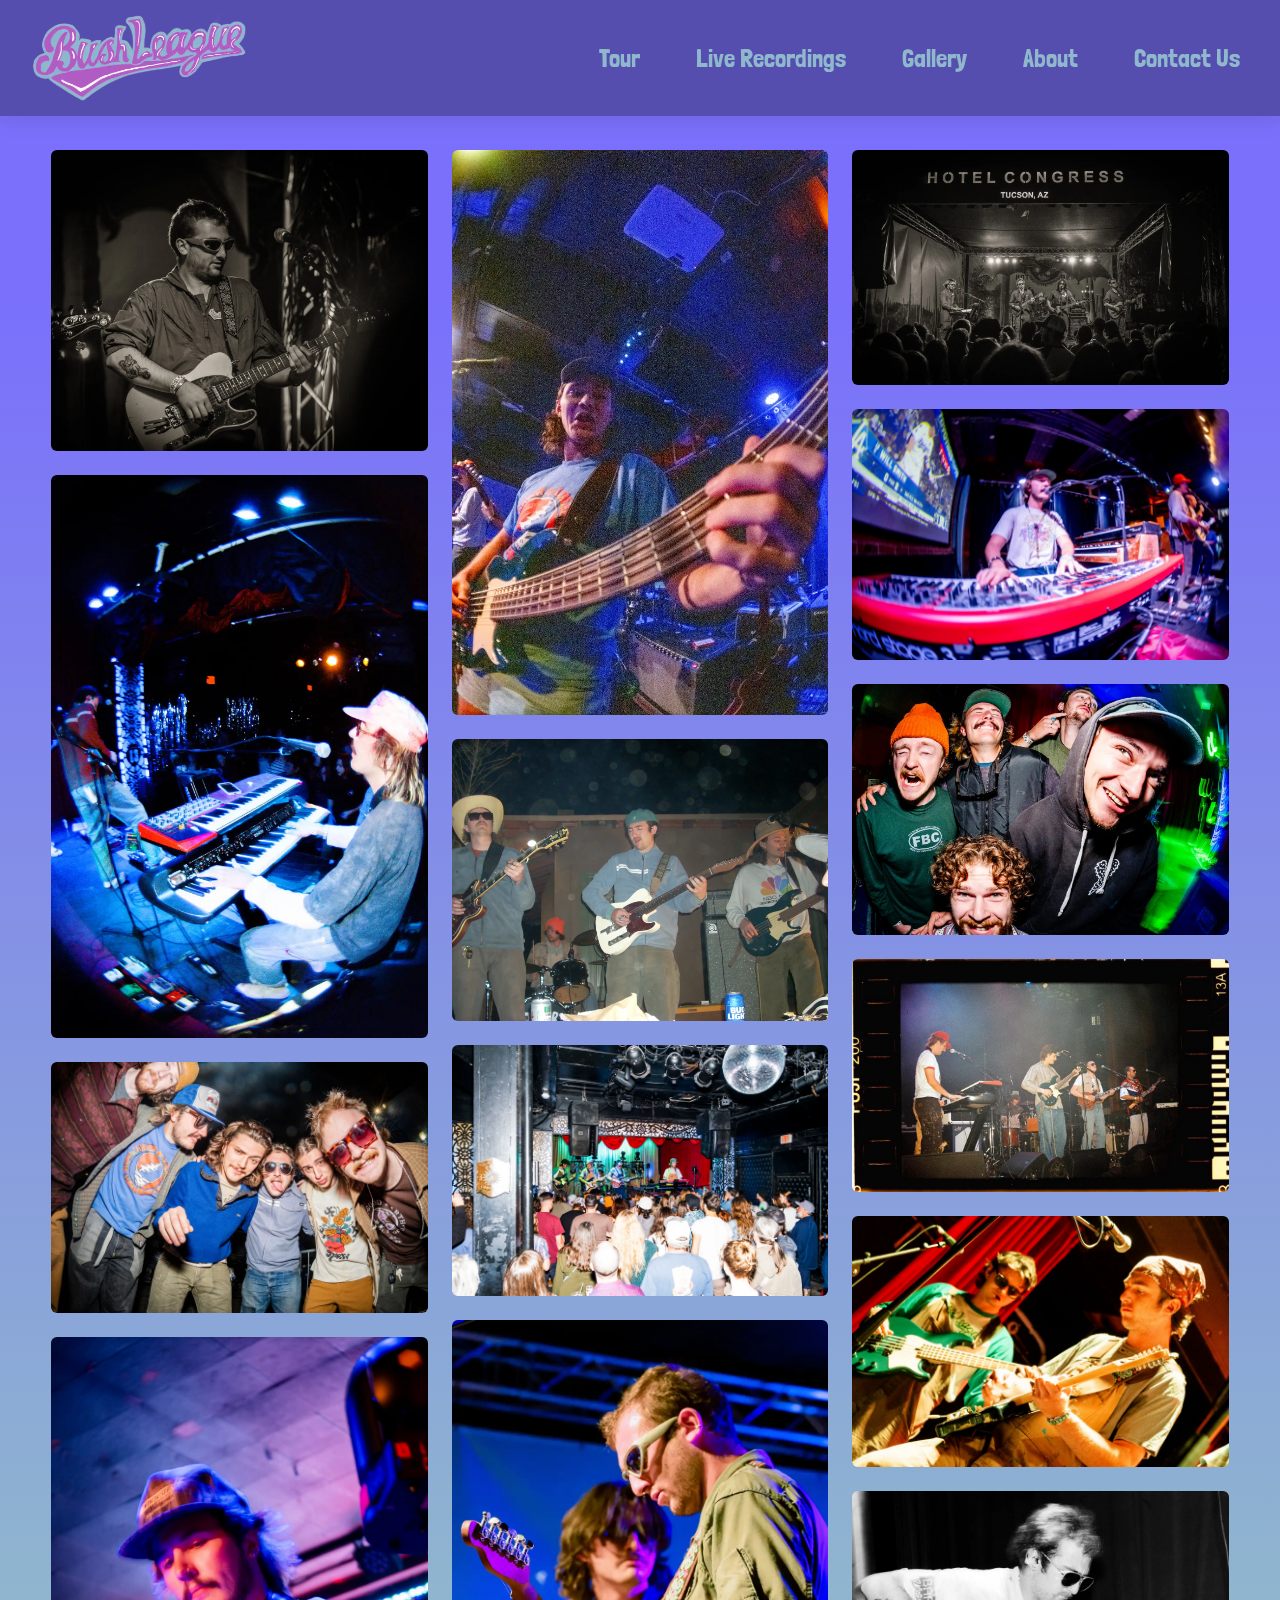
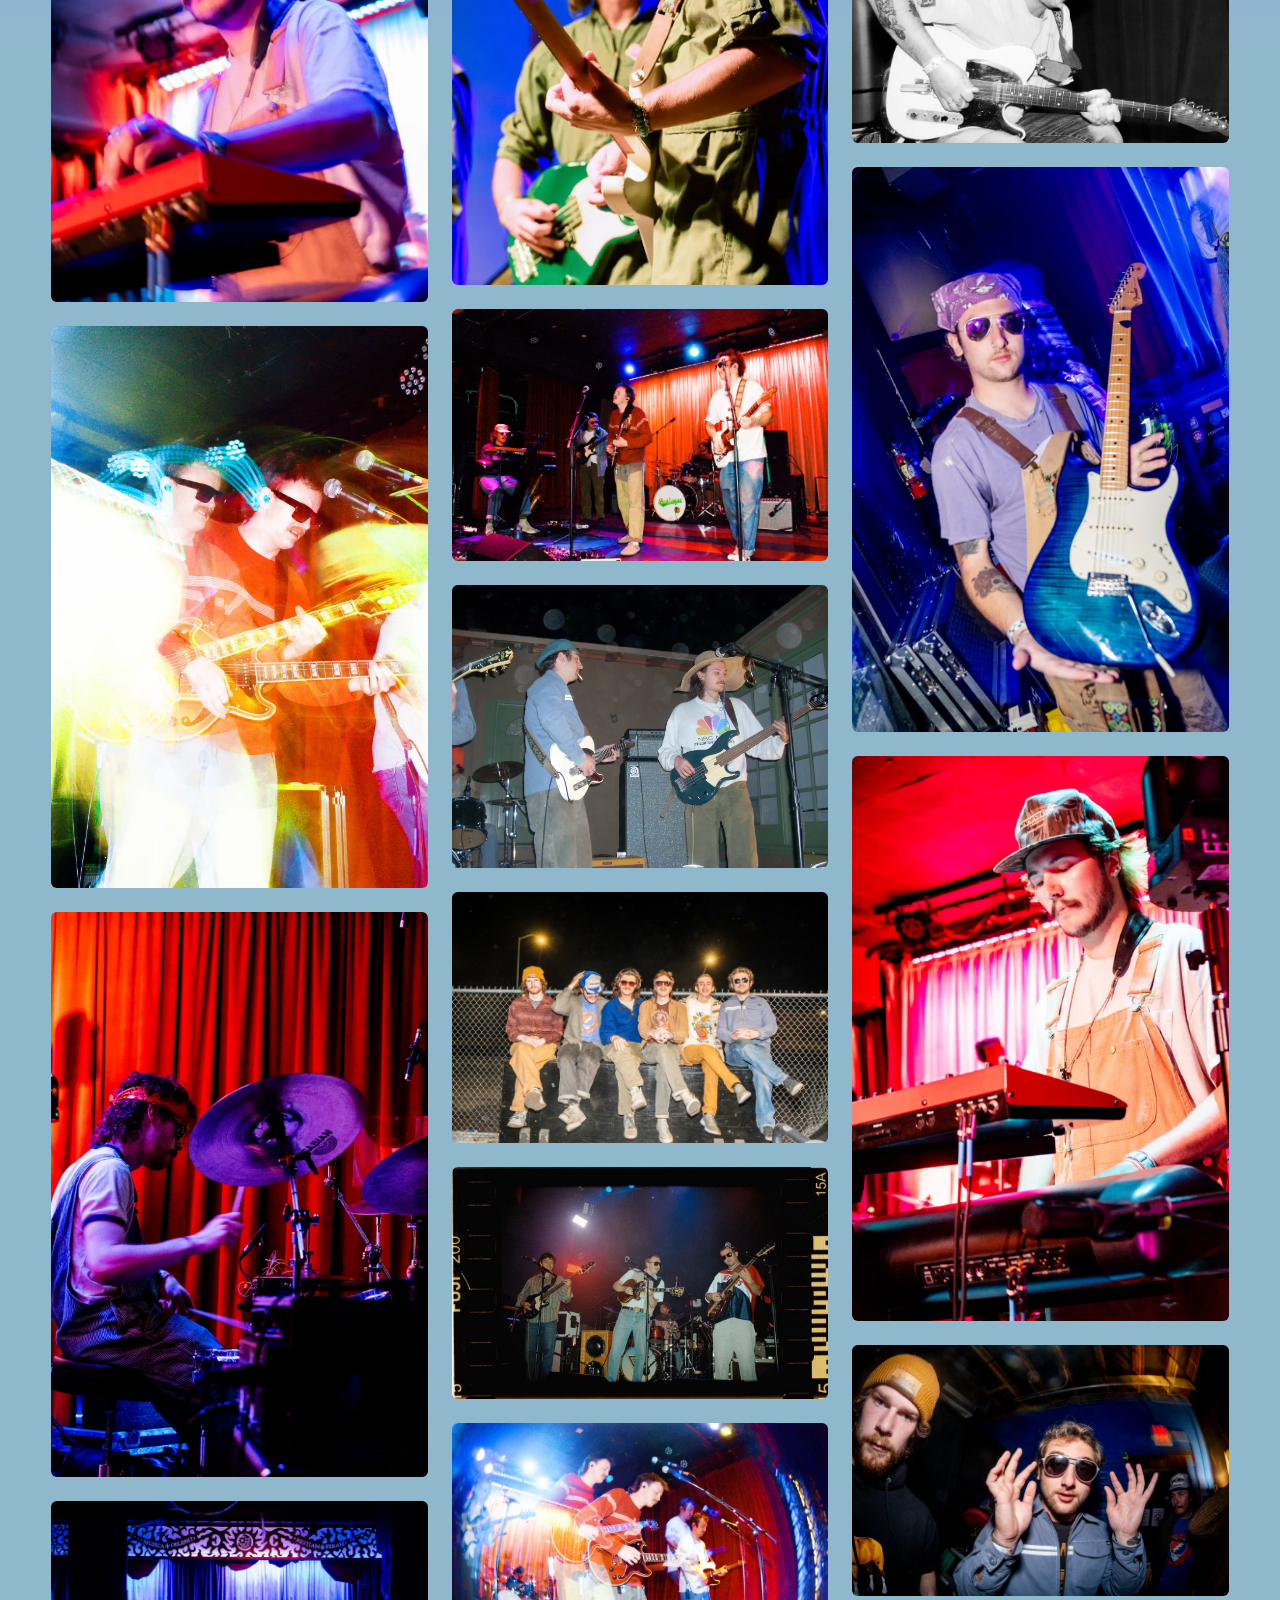
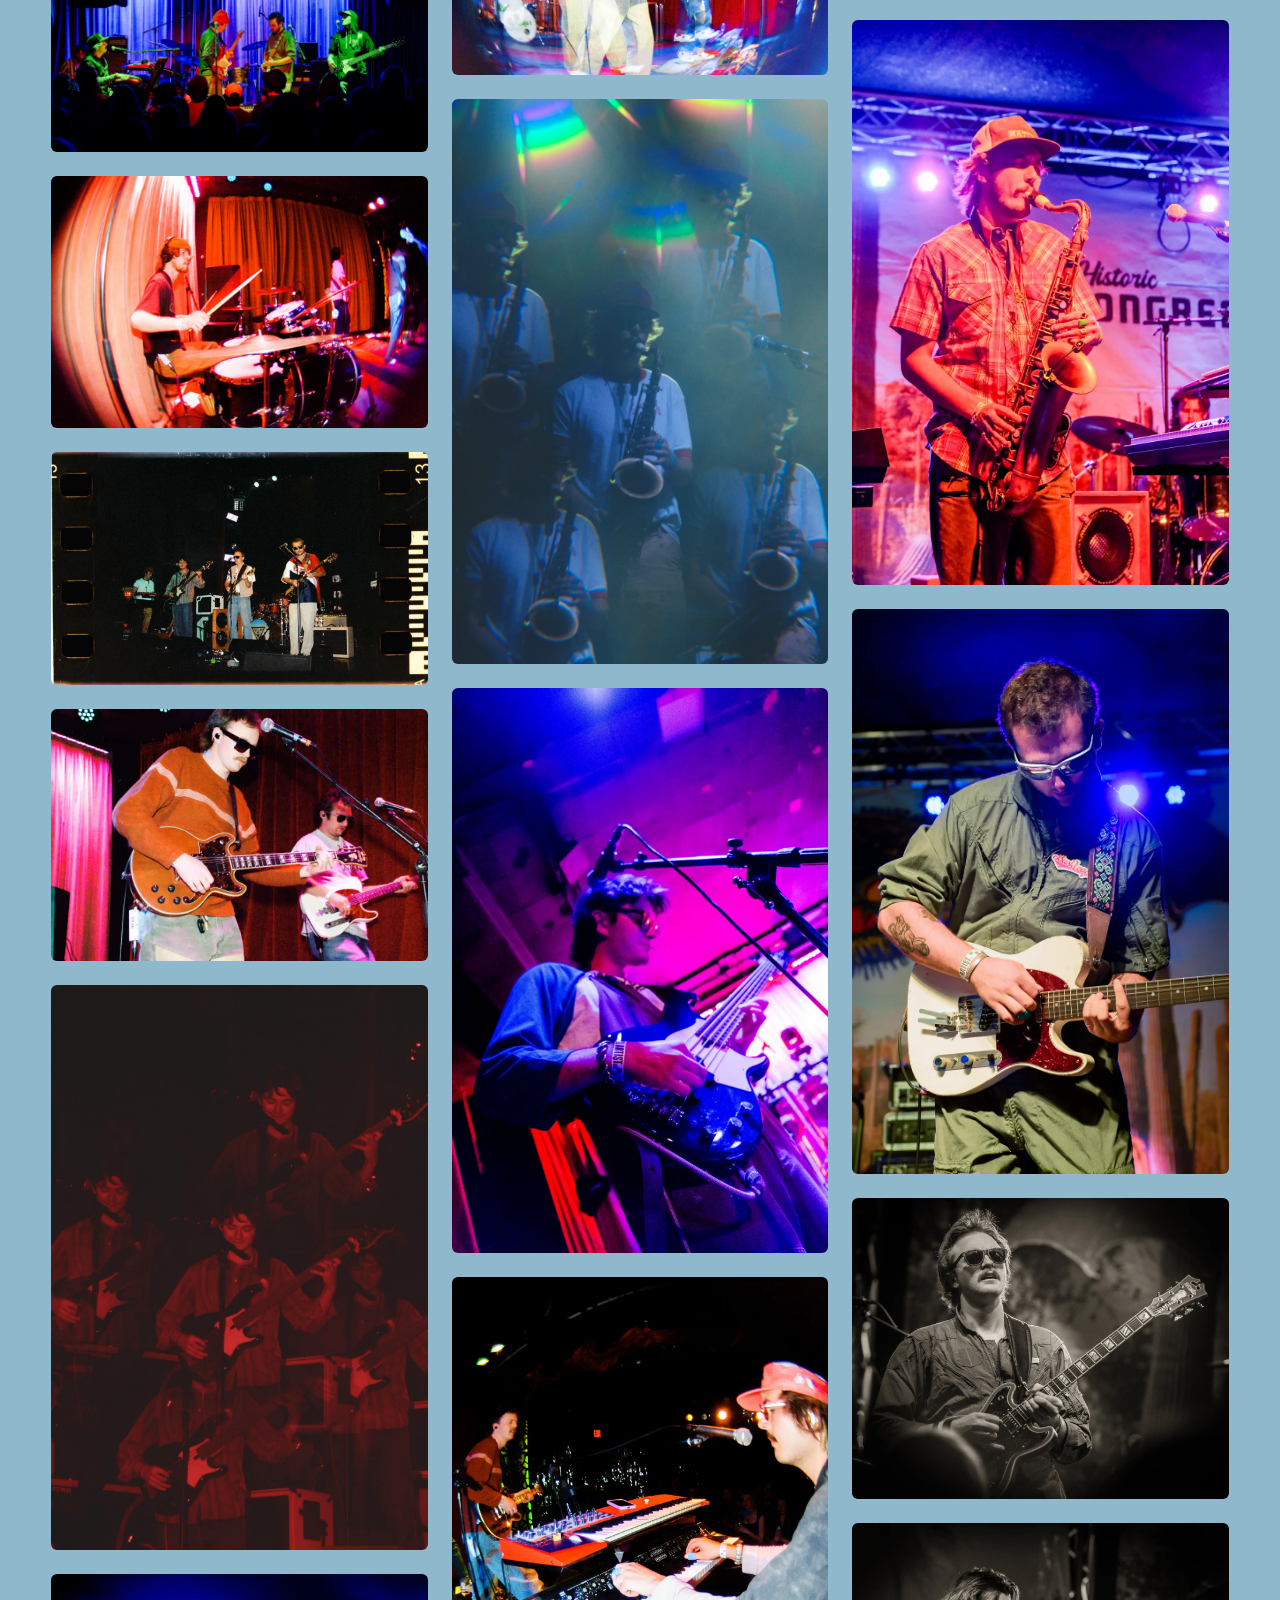
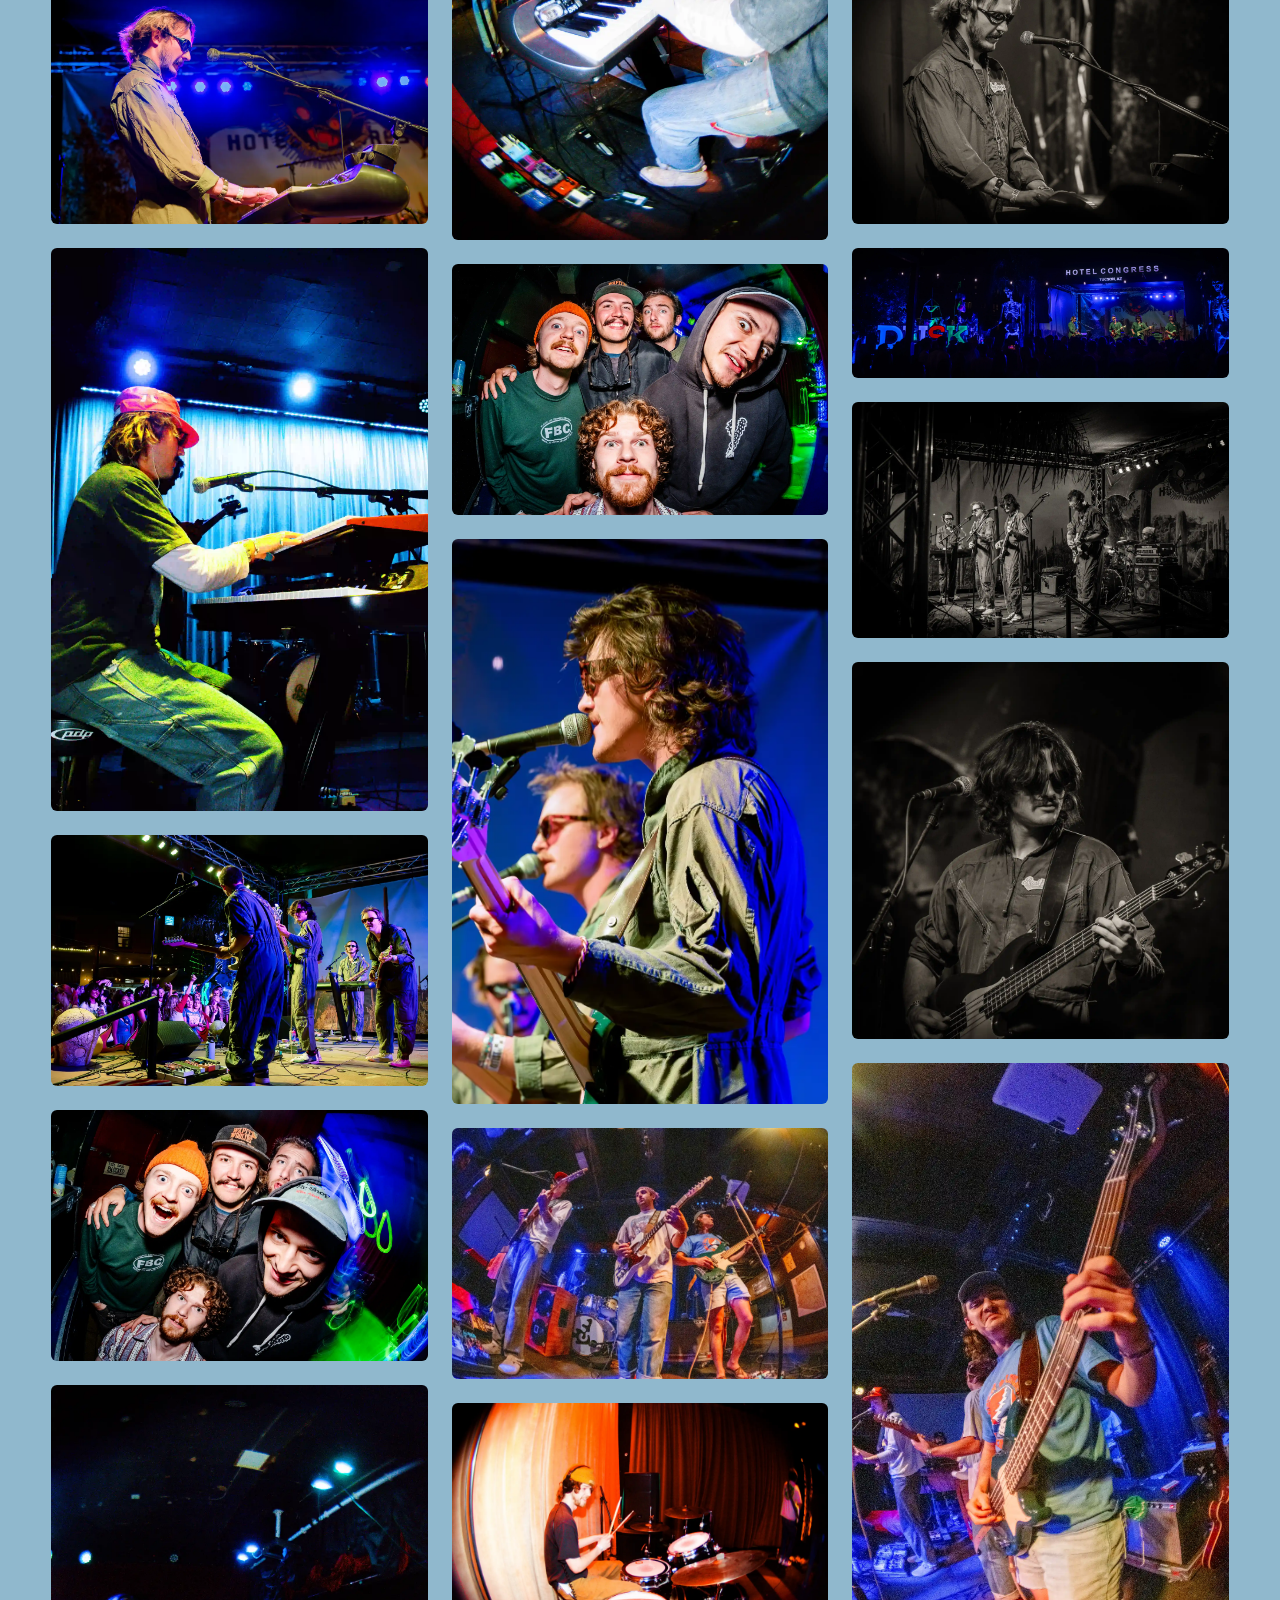
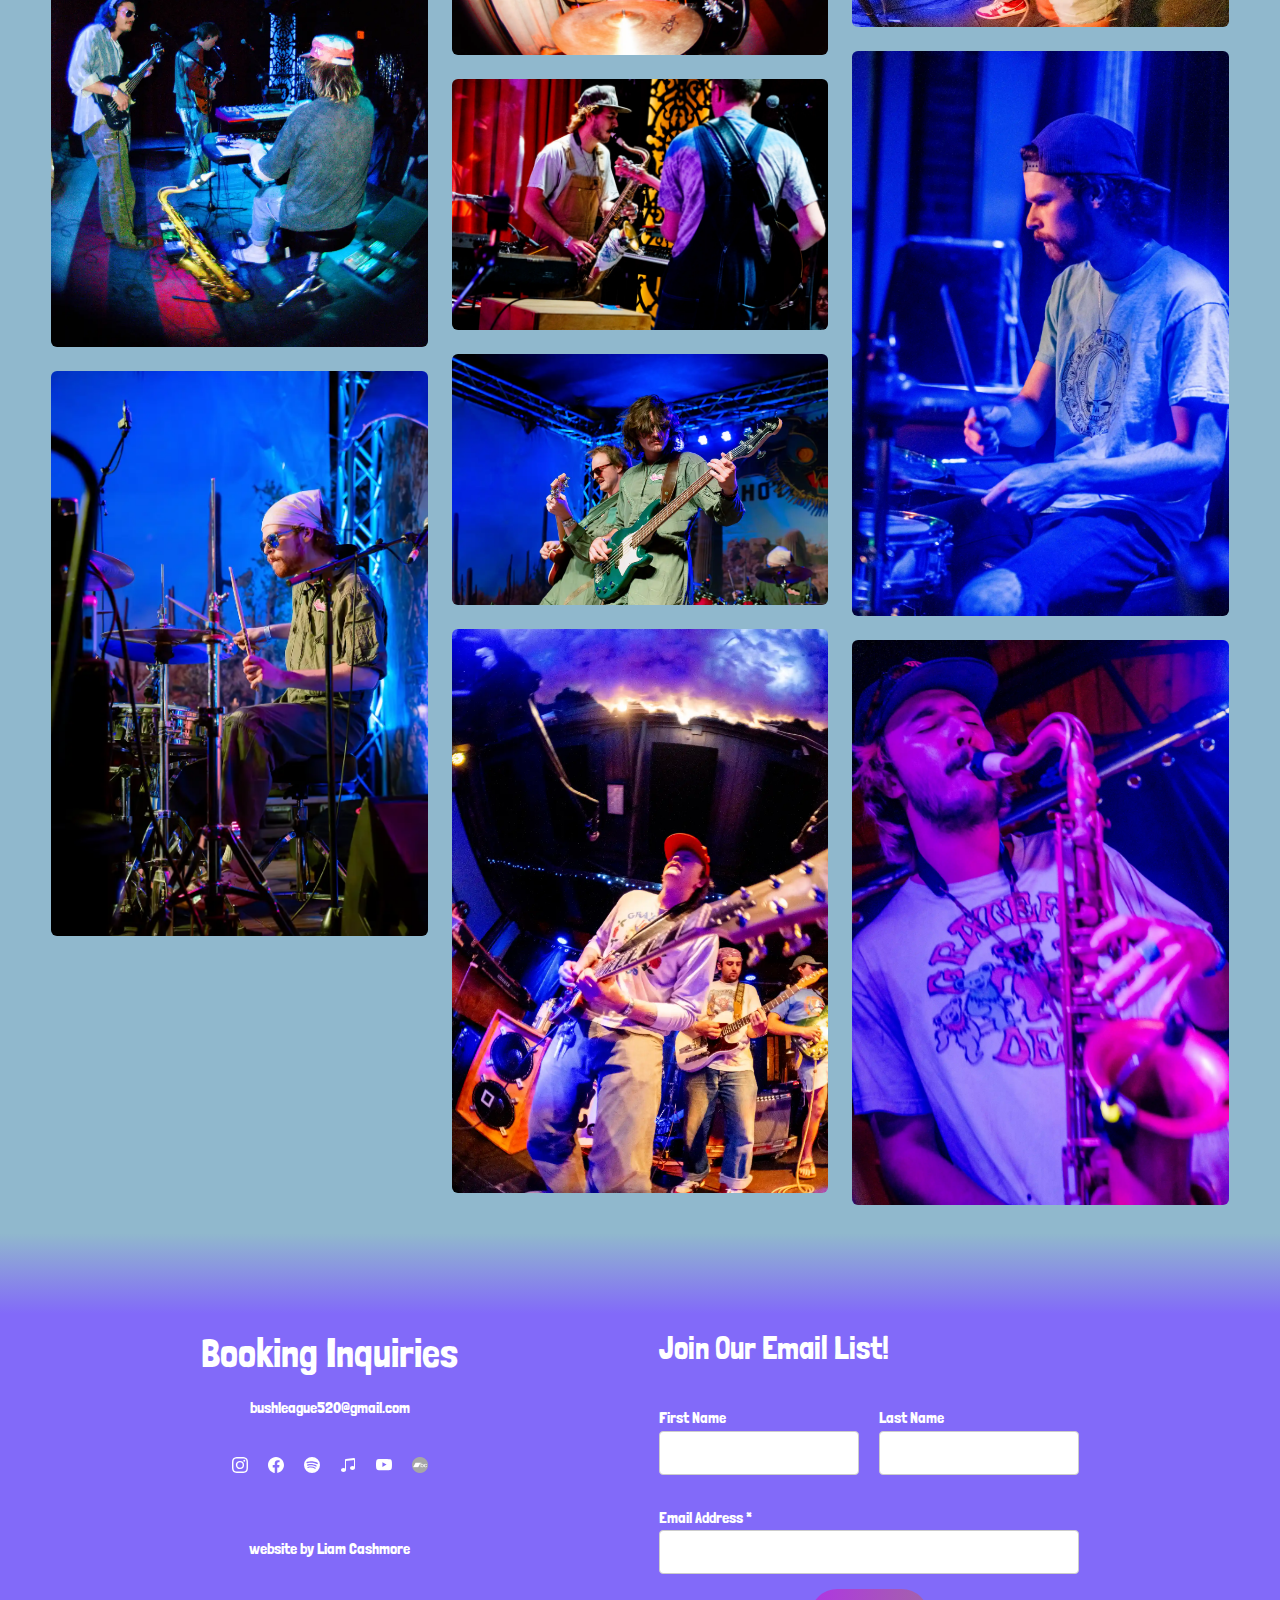
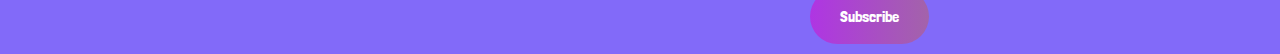
<file: gallery.html>
<!DOCTYPE html>
<html lang="en">
<head>
    <meta charset="UTF-8">
    <meta name="viewport" content="width=device-width, initial-scale=1.0">
    <title>BushLeage</title>
    
    <link href="https://cdn.jsdelivr.net/npm/bootstrap@5.3.3/dist/css/bootstrap.min.css" rel="stylesheet" integrity="sha384-QWTKZyjpPEjISv5WaRU9OFeRpok6YctnYmDr5pNlyT2bRjXh0JMhjY6hW+ALEwIH" crossorigin="anonymous">
    <link rel="stylesheet" href="style.css">
    <link rel="stylesheet" href="about-style.css">
    <link rel="icon" href="images/Bush-logo-pot.PNG" type="image/png">
</head>
<body>
    <nav class="navbar navbar-expand-lg navbar-light bg-white fixed-top">
        <div class="container-fluid">
          <!-- Bush Logo on the Left -->
          <a class="navbar-brand" href="index.html">
            <img src="images/Bush-main-logo.webp" alt="Bush-logo" class="Bush-logo">
          </a>
          <!-- Toggler for smaller screens -->
          <button
            class="navbar-toggler"
            type="button"
            data-bs-toggle="collapse"
            data-bs-target="#navbarNav"
            aria-controls="navbarNav"
            aria-expanded="false"
            aria-label="Toggle navigation"
          >
            <span class="navbar-toggler-icon"></span>
          </button>
          <!-- Navigation Buttons on the Right -->
          <div class="collapse navbar-collapse" id="navbarNav">
            <ul class="navbar-nav ms-auto">
              <li class="nav-item">
                <a class="nav-link" href="tour.html">Tour</a>
              </li>
              <li class="nav-item">
                <a class="nav-link" href="live.html">Live Recordings</a>
              </li>
              <li class="nav-item">
                <a class="nav-link" href="gallery.html">Gallery</a>
              </li>
              <li class="nav-item">
                <a class="nav-link" href="bio.html">About</a>
              </li>
              <li class="nav-item">
                <a class="nav-link" href="contact.html">Contact Us</a>
              </li>
            </ul>
          </div>
        </div>
      </nav>
<main>

  <div id="collage" class="big-gallery">
    <div class="row">
      <!-- Column 1 -->
      <div class="col-4">
        <img src="images/gallery-compress/IMG_7837.webp" loading="lazy" class="w-100 shadow-1-strong rounded mb-4" alt="IMG_7837" />
        <img src="images/gallery-compress/DSC_2270.webp" loading="lazy" class="w-100 shadow-1-strong rounded mb-4" alt="DSC_2270" />
        <img src="images/gallery-compress/IMG_9267.webp" loading="lazy" class="w-100 shadow-1-strong rounded mb-4" alt="IMG_9267" />
        <img src="images/gallery-compress/IMG_5825.webp" loading="lazy" class="w-100 shadow-1-strong rounded mb-4" alt="IMG_5825" />
        <img src="images/gallery-compress/DSC_2119.webp" loading="lazy" class="w-100 shadow-1-strong rounded mb-4" alt="DSC_2119" />
        <img src="images/gallery-compress/IMG_5873.webp" loading="lazy" class="w-100 shadow-1-strong rounded mb-4" alt="IMG_5873" />
        <img src="images/gallery-compress/IMG_8154.webp" loading="lazy" class="w-100 shadow-1-strong rounded mb-4" alt="IMG_8154" />
        <img src="images/gallery-compress/DSC_2407.webp" loading="lazy" class="w-100 shadow-1-strong rounded mb-4" alt="DSC_2407" />
        <img src="images/gallery-compress/yuh3.webp" loading="lazy" class="w-100 shadow-1-strong rounded mb-4" alt="yuh3" />
        <img src="images/gallery-compress/DSC_2116.webp" loading="lazy" class="w-100 shadow-1-strong rounded mb-4" alt="DSC_2116" />
        <img src="images/gallery-compress/IMG_8847.webp" loading="lazy" class="w-100 shadow-1-strong rounded mb-4" alt="IMG_8847" />
        <img src="images/gallery-compress/IMG_7773.webp" loading="lazy" class="w-100 shadow-1-strong rounded mb-4" alt="IMG_7773" />
        <img src="images/gallery-compress/DSC_2105.webp" loading="lazy" class="w-100 shadow-1-strong rounded mb-4" alt="DSC_2105" />
        <img src="images/gallery-compress/IMG_7764.webp" loading="lazy" class="w-100 shadow-1-strong rounded mb-4" alt="IMG_7764" />
        <img src="images/gallery-compress/IMG_8153 (1).webp" loading="lazy" class="w-100 shadow-1-strong rounded mb-4" alt="IMG_8153 (1)" />
        <img src="images/gallery-compress/DSC_2281.webp" loading="lazy" class="w-100 shadow-1-strong rounded mb-4" alt="DSC_2281" />
        <img src="images/gallery-compress/IMG_7762.webp" loading="lazy" class="w-100 shadow-1-strong rounded mb-4" alt="IMG_7762" />
        <!-- <img src="images/gallery-compress/IMG_7936.webp" loading="lazy" class="w-100 shadow-1-strong rounded mb-4" alt="IMG_7936" /> -->
      </div>
      <!-- Column 2 -->
      <div class="col-4">
        <img src="images/gallery-compress/IMG_7931.webp" loading="lazy" class="w-100 shadow-1-strong rounded mb-4" alt="IMG_7931" />
        <img src="images/gallery-compress/DSCN4443.webp" loading="lazy" class="w-100 shadow-1-strong rounded mb-4" alt="DSCN4443" />
        <img src="images/gallery-compress/IMG_5856.webp" loading="lazy" class="w-100 shadow-1-strong rounded mb-4" alt="IMG_5856" />
        <img src="images/gallery-compress/IMG_7763.webp" loading="lazy" class="w-100 shadow-1-strong rounded mb-4" alt="IMG_7763" />
        <img src="images/gallery-compress/DSC_2177.webp" loading="lazy" class="w-100 shadow-1-strong rounded mb-4" alt="DSC_2177" />
        <img src="images/gallery-compress/DSCN4430.webp" loading="lazy" class="w-100 shadow-1-strong rounded mb-4" alt="DSCN4430" />
        <img src="images/gallery-compress/IMG_9264.webp" loading="lazy" class="w-100 shadow-1-strong rounded mb-4" alt="IMG_9264" />
        <img src="images/gallery-compress/yuh.webp" loading="lazy" class="w-100 shadow-1-strong rounded mb-4" alt="yuh" />
        <img src="images/gallery-compress/DSC_2330.webp" loading="lazy" class="w-100 shadow-1-strong rounded mb-4" alt="DSC_2330" />
        <img src="images/gallery-compress/IMG_8883.webp" loading="lazy" class="w-100 shadow-1-strong rounded mb-4" alt="IMG_8883" />
        <img src="images/gallery-compress/IMG_5857.webp" loading="lazy" class="w-100 shadow-1-strong rounded mb-4" alt="IMG_5857" />
        <img src="images/gallery-compress/DSC_2262.webp" loading="lazy" class="w-100 shadow-1-strong rounded mb-4" alt="DSC_2262" />
        <img src="images/gallery-compress/IMG_8140.webp" loading="lazy" class="w-100 shadow-1-strong rounded mb-4" alt="IMG_8140" />
        <img src="images/gallery-compress/IMG_7765.webp" loading="lazy" class="w-100 shadow-1-strong rounded mb-4" alt="IMG_7765" />
        <img src="images/gallery-compress/IMG_7929.webp" loading="lazy" class="w-100 shadow-1-strong rounded mb-4" alt="IMG_7929" />
        <img src="images/gallery-compress/DSC_2237.webp" loading="lazy" class="w-100 shadow-1-strong rounded mb-4" alt="DSC_2237" />
        <img src="images/gallery-compress/IMG_5874.webp" loading="lazy" class="w-100 shadow-1-strong rounded mb-4" alt="IMG_5874" />
        <img src="images/gallery-compress/IMG_7770.webp" loading="lazy" class="w-100 shadow-1-strong rounded mb-4" alt="IMG_7770" />
        <img src="images/gallery-compress/IMG_7936.webp" loading="lazy" class="w-100 shadow-1-strong rounded mb-4" alt="IMG_7936" />
      </div>
      <!-- Column 3 -->
      <div class="col-4">
        <img src="images/gallery-compress/IMG_7833.webp" loading="lazy" class="w-100 shadow-1-strong rounded mb-4" alt="IMG_7833" />
        <img src="images/gallery-compress/IMG_7925.webp" loading="lazy" class="w-100 shadow-1-strong rounded mb-4" alt="IMG_7925" />
        <img src="images/gallery-compress/IMG_8156.webp" loading="lazy" class="w-100 shadow-1-strong rounded mb-4" alt="IMG_8156" />
        <img src="images/gallery-compress/yu2.webp" loading="lazy" class="w-100 shadow-1-strong rounded mb-4" alt="yu2" />
        <img src="images/gallery-compress/IMG_5824.webp" loading="lazy" class="w-100 shadow-1-strong rounded mb-4" alt="IMG_5824" />
        <img src="images/gallery-compress/DSC_2197.webp" loading="lazy" class="w-100 shadow-1-strong rounded mb-4" alt="DSC_2197" />
        <img src="images/gallery-compress/IMG_5829.webp" loading="lazy" class="w-100 shadow-1-strong rounded mb-4" alt="IMG_5829" />
        <img src="images/gallery-compress/IMG_5863.webp" loading="lazy" class="w-100 shadow-1-strong rounded mb-4" alt="IMG_5863" />
        <img src="images/gallery-compress/IMG_9204.webp" loading="lazy" class="w-100 shadow-1-strong rounded mb-4" alt="IMG_9204" />
        <img src="images/gallery-compress/IMG_6054.webp" loading="lazy" class="w-100 shadow-1-strong rounded mb-4" alt="IMG_6054" />
        <img src="images/gallery-compress/IMG_7771.webp" loading="lazy" class="w-100 shadow-1-strong rounded mb-4" alt="IMG_7771" />
        <img src="images/gallery-compress/IMG_7834.webp" loading="lazy" class="w-100 shadow-1-strong rounded mb-4" alt="IMG_7834" />
        <img src="images/gallery-compress/IMG_7836.webp" loading="lazy" class="w-100 shadow-1-strong rounded mb-4" alt="IMG_7836" />
        <img src="images/gallery-compress/IMG_7840.webp" loading="lazy" class="w-100 shadow-1-strong rounded mb-4" alt="IMG_7840" />
        <img src="images/gallery-compress/IMG_7842.webp" loading="lazy" class="w-100 shadow-1-strong rounded mb-4" alt="IMG_7842" />
        <img src="images/gallery-compress/IMG_7847.webp" loading="lazy" class="w-100 shadow-1-strong rounded mb-4" alt="IMG_7847" />
        <img src="images/gallery-compress/IMG_7930.webp" loading="lazy" class="w-100 shadow-1-strong rounded mb-4" alt="IMG_7930" />
        <img src="images/gallery-compress/IMG_7942.webp" loading="lazy" class="w-100 shadow-1-strong rounded mb-4" alt="IMG_7942" />
        <img src="images/gallery-compress/IMG_7950.webp" loading="lazy" class="w-100 shadow-1-strong rounded mb-4" alt="IMG_7950" />
      </div>
    </div>
  </div>

  <div id="collage" class="small-gallery">
    <div class="row">
      <!-- Column 1 -->
      <div class="col-6">
        <img src="images/gallery-compress/IMG_7837.webp" loading="lazy" class="w-100 shadow-1-strong rounded mb-4" alt="IMG_7837" />
        <img src="images/gallery-compress/DSC_2270.webp" loading="lazy" class="w-100 shadow-1-strong rounded mb-4" alt="DSC_2270" />
        <img src="images/gallery-compress/IMG_9267.webp" loading="lazy" class="w-100 shadow-1-strong rounded mb-4" alt="IMG_9267" />
        <img src="images/gallery-compress/IMG_5825.webp" loading="lazy" class="w-100 shadow-1-strong rounded mb-4" alt="IMG_5825" />
        <img src="images/gallery-compress/DSC_2119.webp" loading="lazy" class="w-100 shadow-1-strong rounded mb-4" alt="DSC_2119" />
        <img src="images/gallery-compress/IMG_5873.webp" loading="lazy" class="w-100 shadow-1-strong rounded mb-4" alt="IMG_5873" />
        <img src="images/gallery-compress/IMG_8154.webp" loading="lazy" class="w-100 shadow-1-strong rounded mb-4" alt="IMG_8154" />
        <img src="images/gallery-compress/DSC_2407.webp" loading="lazy" class="w-100 shadow-1-strong rounded mb-4" alt="DSC_2407" />
        <img src="images/gallery-compress/yuh3.webp" loading="lazy" class="w-100 shadow-1-strong rounded mb-4" alt="yuh3" />
        <img src="images/gallery-compress/DSC_2116.webp" loading="lazy" class="w-100 shadow-1-strong rounded mb-4" alt="DSC_2116" />
        <img src="images/gallery-compress/IMG_8847.webp" loading="lazy" class="w-100 shadow-1-strong rounded mb-4" alt="IMG_8847" />
        <img src="images/gallery-compress/IMG_7773.webp" loading="lazy" class="w-100 shadow-1-strong rounded mb-4" alt="IMG_7773" />
        <img src="images/gallery-compress/DSC_2105.webp" loading="lazy" class="w-100 shadow-1-strong rounded mb-4" alt="DSC_2105" />
        <img src="images/gallery-compress/IMG_7764.webp" loading="lazy" class="w-100 shadow-1-strong rounded mb-4" alt="IMG_7764" />
        <img src="images/gallery-compress/IMG_8153 (1).webp" loading="lazy" class="w-100 shadow-1-strong rounded mb-4" alt="IMG_8153 (1)" />
        <img src="images/gallery-compress/DSC_2281.webp" loading="lazy" class="w-100 shadow-1-strong rounded mb-4" alt="DSC_2281" />
        <img src="images/gallery-compress/IMG_7762.webp" loading="lazy" class="w-100 shadow-1-strong rounded mb-4" alt="IMG_7762" />
        <img src="images/gallery-compress/IMG_7833.webp" loading="lazy" class="w-100 shadow-1-strong rounded mb-4" alt="IMG_7833" />
        <img src="images/gallery-compress/IMG_7925.webp" loading="lazy" class="w-100 shadow-1-strong rounded mb-4" alt="IMG_7925" />
        <img src="images/gallery-compress/IMG_8156.webp" loading="lazy" class="w-100 shadow-1-strong rounded mb-4" alt="IMG_8156" />
        <img src="images/gallery-compress/yu2.webp" loading="lazy" class="w-100 shadow-1-strong rounded mb-4" alt="yu2" />
        <img src="images/gallery-compress/IMG_5824.webp" loading="lazy" class="w-100 shadow-1-strong rounded mb-4" alt="IMG_5824" />
        <img src="images/gallery-compress/DSC_2197.webp" loading="lazy" class="w-100 shadow-1-strong rounded mb-4" alt="DSC_2197" />
        <img src="images/gallery-compress/IMG_5829.webp" loading="lazy" class="w-100 shadow-1-strong rounded mb-4" alt="IMG_5829" />
        <img src="images/gallery-compress/IMG_5863.webp" loading="lazy" class="w-100 shadow-1-strong rounded mb-4" alt="IMG_5863" />
        <img src="images/gallery-compress/IMG_9204.webp" loading="lazy" class="w-100 shadow-1-strong rounded mb-4" alt="IMG_9204" />
        <img src="images/gallery-compress/IMG_7950.webp" loading="lazy" class="w-100 shadow-1-strong rounded mb-4" alt="IMG_7950" />
        <img src="images/gallery-compress/IMG_7936.webp" loading="lazy" class="w-100 shadow-1-strong rounded mb-4" alt="IMG_7936" />
      </div>
      <!-- Column 2 -->
      <div class="col-6">
        <img src="images/gallery-compress/IMG_7931.webp" loading="lazy" class="w-100 shadow-1-strong rounded mb-4" alt="IMG_7931" />
        <img src="images/gallery-compress/DSCN4443.webp" loading="lazy" class="w-100 shadow-1-strong rounded mb-4" alt="DSCN4443" />
        <img src="images/gallery-compress/IMG_5856.webp" loading="lazy" class="w-100 shadow-1-strong rounded mb-4" alt="IMG_5856" />
        <img src="images/gallery-compress/IMG_7763.webp" loading="lazy" class="w-100 shadow-1-strong rounded mb-4" alt="IMG_7763" />
        <img src="images/gallery-compress/DSC_2177.webp" loading="lazy" class="w-100 shadow-1-strong rounded mb-4" alt="DSC_2177" />
        <img src="images/gallery-compress/DSCN4430.webp" loading="lazy" class="w-100 shadow-1-strong rounded mb-4" alt="DSCN4430" />
        <img src="images/gallery-compress/IMG_9264.webp" loading="lazy" class="w-100 shadow-1-strong rounded mb-4" alt="IMG_9264" />
        <img src="images/gallery-compress/yuh.webp" loading="lazy" class="w-100 shadow-1-strong rounded mb-4" alt="yuh" />
        <img src="images/gallery-compress/DSC_2330.webp" loading="lazy" class="w-100 shadow-1-strong rounded mb-4" alt="DSC_2330" />
        <img src="images/gallery-compress/IMG_8883.webp" loading="lazy" class="w-100 shadow-1-strong rounded mb-4" alt="IMG_8883" />
        <img src="images/gallery-compress/IMG_5857.webp" loading="lazy" class="w-100 shadow-1-strong rounded mb-4" alt="IMG_5857" />
        <img src="images/gallery-compress/DSC_2262.webp" loading="lazy" class="w-100 shadow-1-strong rounded mb-4" alt="DSC_2262" />
        <img src="images/gallery-compress/IMG_8140.webp" loading="lazy" class="w-100 shadow-1-strong rounded mb-4" alt="IMG_8140" />
        <img src="images/gallery-compress/IMG_7765.webp" loading="lazy" class="w-100 shadow-1-strong rounded mb-4" alt="IMG_7765" />
        <img src="images/gallery-compress/IMG_7929.webp" loading="lazy" class="w-100 shadow-1-strong rounded mb-4" alt="IMG_7929" />
        <img src="images/gallery-compress/DSC_2237.webp" loading="lazy" class="w-100 shadow-1-strong rounded mb-4" alt="DSC_2237" />
        <img src="images/gallery-compress/IMG_5874.webp" loading="lazy" class="w-100 shadow-1-strong rounded mb-4" alt="IMG_5874" />
        <img src="images/gallery-compress/IMG_7770.webp" loading="lazy" class="w-100 shadow-1-strong rounded mb-4" alt="IMG_7770" />
        <img src="images/gallery-compress/IMG_7936.webp" loading="lazy" class="w-100 shadow-1-strong rounded mb-4" alt="IMG_7936" />
        <img src="images/gallery-compress/IMG_6054.webp" loading="lazy" class="w-100 shadow-1-strong rounded mb-4" alt="IMG_6054" />
        <img src="images/gallery-compress/IMG_7771.webp" loading="lazy" class="w-100 shadow-1-strong rounded mb-4" alt="IMG_7771" />
        <img src="images/gallery-compress/IMG_7834.webp" loading="lazy" class="w-100 shadow-1-strong rounded mb-4" alt="IMG_7834" />
        <img src="images/gallery-compress/IMG_7836.webp" loading="lazy" class="w-100 shadow-1-strong rounded mb-4" alt="IMG_7836" />
        <img src="images/gallery-compress/IMG_7840.webp" loading="lazy" class="w-100 shadow-1-strong rounded mb-4" alt="IMG_7840" />
        <img src="images/gallery-compress/IMG_7842.webp" loading="lazy" class="w-100 shadow-1-strong rounded mb-4" alt="IMG_7842" />
        <img src="images/gallery-compress/IMG_7847.webp" loading="lazy" class="w-100 shadow-1-strong rounded mb-4" alt="IMG_7847" />
        <img src="images/gallery-compress/IMG_7930.webp" loading="lazy" class="w-100 shadow-1-strong rounded mb-4" alt="IMG_7930" />
        <img src="images/gallery-compress/IMG_7942.webp" loading="lazy" class="w-100 shadow-1-strong rounded mb-4" alt="IMG_7942" />
      </div>
  </div>
  
  
  
  

</main>

<footer>
  <div class="contact-left-foot">
    <h1>Booking Inquiries</h1>
    <p>bushleague520@gmail.com</p>

<div class="social-links">
<a href="https://www.instagram.com/bush.league.az/" target="_blank" rel="noopener noreferrer">
<svg xmlns="http://www.w3.org/2000/svg" width="16" height="16" fill="currentColor" class="bi bi-instagram" viewBox="0 0 16 16">
<path d="M8 0C5.829 0 5.556.01 4.703.048 3.85.088 3.269.222 2.76.42a3.9 3.9 0 0 0-1.417.923A3.9 3.9 0 0 0 .42 2.76C.222 3.268.087 3.85.048 4.7.01 5.555 0 5.827 0 8.001c0 2.172.01 2.444.048 3.297.04.852.174 1.433.372 1.942.205.526.478.972.923 1.417.444.445.89.719 1.416.923.51.198 1.09.333 1.942.372C5.555 15.99 5.827 16 8 16s2.444-.01 3.298-.048c.851-.04 1.434-.174 1.943-.372a3.9 3.9 0 0 0 1.416-.923c.445-.445.718-.891.923-1.417.197-.509.332-1.09.372-1.942C15.99 10.445 16 10.173 16 8s-.01-2.445-.048-3.299c-.04-.851-.175-1.433-.372-1.941a3.9 3.9 0 0 0-.923-1.417A3.9 3.9 0 0 0 13.24.42c-.51-.198-1.092-.333-1.943-.372C10.443.01 10.172 0 7.998 0zm-.717 1.442h.718c2.136 0 2.389.007 3.232.046.78.035 1.204.166 1.486.275.373.145.64.319.92.599s.453.546.598.92c.11.281.24.705.275 1.485.039.843.047 1.096.047 3.231s-.008 2.389-.047 3.232c-.035.78-.166 1.203-.275 1.485a2.5 2.5 0 0 1-.599.919c-.28.28-.546.453-.92.598-.28.11-.704.24-1.485.276-.843.038-1.096.047-3.232.047s-2.39-.009-3.233-.047c-.78-.036-1.203-.166-1.485-.276a2.5 2.5 0 0 1-.92-.598 2.5 2.5 0 0 1-.6-.92c-.109-.281-.24-.705-.275-1.485-.038-.843-.046-1.096-.046-3.233s.008-2.388.046-3.231c.036-.78.166-1.204.276-1.486.145-.373.319-.64.599-.92s.546-.453.92-.598c.282-.11.705-.24 1.485-.276.738-.034 1.024-.044 2.515-.045zm4.988 1.328a.96.96 0 1 0 0 1.92.96.96 0 0 0 0-1.92m-4.27 1.122a4.109 4.109 0 1 0 0 8.217 4.109 4.109 0 0 0 0-8.217m0 1.441a2.667 2.667 0 1 1 0 5.334 2.667 2.667 0 0 1 0-5.334"/>
</svg>
</a>
<a href="https://www.facebook.com/Bush.League.Band.az">
<svg xmlns="http://www.w3.org/2000/svg" width="16" height="16" fill="currentColor" class="bi bi-facebook" viewBox="0 0 16 16">
<path d="M16 8.049c0-4.446-3.582-8.05-8-8.05C3.58 0-.002 3.603-.002 8.05c0 4.017 2.926 7.347 6.75 7.951v-5.625h-2.03V8.05H6.75V6.275c0-2.017 1.195-3.131 3.022-3.131.876 0 1.791.157 1.791.157v1.98h-1.009c-.993 0-1.303.621-1.303 1.258v1.51h2.218l-.354 2.326H9.25V16c3.824-.604 6.75-3.934 6.75-7.951"/>
</svg>
</a>
<a href="https://open.spotify.com/artist/1hmGt5apW2W65yTUutfaxb">
<svg xmlns="http://www.w3.org/2000/svg" width="16" height="16" fill="currentColor" class="bi bi-spotify" viewBox="0 0 16 16">
<path d="M8 0a8 8 0 1 0 0 16A8 8 0 0 0 8 0m3.669 11.538a.5.5 0 0 1-.686.165c-1.879-1.147-4.243-1.407-7.028-.77a.499.499 0 0 1-.222-.973c3.048-.696 5.662-.397 7.77.892a.5.5 0 0 1 .166.686m.979-2.178a.624.624 0 0 1-.858.205c-2.15-1.321-5.428-1.704-7.972-.932a.625.625 0 0 1-.362-1.194c2.905-.881 6.517-.454 8.986 1.063a.624.624 0 0 1 .206.858m.084-2.268C10.154 5.56 5.9 5.419 3.438 6.166a.748.748 0 1 1-.434-1.432c2.825-.857 7.523-.692 10.492 1.07a.747.747 0 1 1-.764 1.288"/>
</svg>
</a>
<a href="https://music.apple.com/us/artist/bush-league/1746762051">
<svg xmlns="http://www.w3.org/2000/svg" width="16" height="16" fill="currentColor" class="bi bi-music-note-beamed" viewBox="0 0 16 16">
<path d="M6 13c0 1.105-1.12 2-2.5 2S1 14.105 1 13s1.12-2 2.5-2 2.5.896 2.5 2m9-2c0 1.105-1.12 2-2.5 2s-2.5-.895-2.5-2 1.12-2 2.5-2 2.5.895 2.5 2"/>
<path fill-rule="evenodd" d="M14 11V2h1v9zM6 3v10H5V3z"/>
<path d="M5 2.905a1 1 0 0 1 .9-.995l8-.8a1 1 0 0 1 1.1.995V3L5 4z"/>
</svg>
</a>
<a href="https://www.youtube.com/channel/UCAwQQ7pMHWMDkGMlJmZ4Alg">
<svg xmlns="http://www.w3.org/2000/svg" width="16" height="16" fill="currentColor" class="bi bi-youtube" viewBox="0 0 16 16">
<path d="M8.051 1.999h.089c.822.003 4.987.033 6.11.335a2.01 2.01 0 0 1 1.415 1.42c.101.38.172.883.22 1.402l.01.104.022.26.008.104c.065.914.073 1.77.074 1.957v.075c-.001.194-.01 1.108-.082 2.06l-.008.105-.009.104c-.05.572-.124 1.14-.235 1.558a2.01 2.01 0 0 1-1.415 1.42c-1.16.312-5.569.334-6.18.335h-.142c-.309 0-1.587-.006-2.927-.052l-.17-.006-.087-.004-.171-.007-.171-.007c-1.11-.049-2.167-.128-2.654-.26a2.01 2.01 0 0 1-1.415-1.419c-.111-.417-.185-.986-.235-1.558L.09 9.82l-.008-.104A31 31 0 0 1 0 7.68v-.123c.002-.215.01-.958.064-1.778l.007-.103.003-.052.008-.104.022-.26.01-.104c.048-.519.119-1.023.22-1.402a2.01 2.01 0 0 1 1.415-1.42c.487-.13 1.544-.21 2.654-.26l.17-.007.172-.006.086-.003.171-.007A100 100 0 0 1 7.858 2zM6.4 5.209v4.818l4.157-2.408z"/>
</svg>
</a>
<a href="https://bushleagueaz.bandcamp.com/">
<img src="images/Bandcamp.svg.png" alt="Bandcamp Icon" width="16" height="16">
</a>

</div>
    <hr>
    <p>website by Liam Cashmore</p>

  </div>
        <div id="mc_embed_shell">
  
          <div id="mc_embed_signup">
              <form action="https://gmail.us9.list-manage.com/subscribe/post?u=206c12fb5f435385165b29b0f&amp;id=b2fd71274e&amp;f_id=004901e1f0" method="post" id="mc-embedded-subscribe-form" name="mc-embedded-subscribe-form" class="validate" target="_self" novalidate="">
                <div id="mc_embed_signup_scroll">
                  <h2>Join Our Email List!</h2>
                  <div class="indicates-required"><span class="asterisk"></span></div>
                  
                  <!-- Container for first & last name fields -->
                  <div class="name-row">
                    <div class="mc-field-group">
                      <label for="mce-FNAME">First Name</label>
                      <input type="text" name="FNAME" id="mce-FNAME" value="">
                    </div>
                    <div class="mc-field-group">
                      <label for="mce-LNAME">Last Name</label>
                      <input type="text" name="LNAME" id="mce-LNAME" value="">
                    </div>
                  </div>
                  
                  <div class="mc-field-group">
                    <label for="mce-EMAIL">Email Address <span class="asterisk">*</span></label>
                    <input type="email" name="EMAIL" id="mce-EMAIL" required value="">
                  </div>
                  <div id="mce-responses" class="clear foot">
                      <div class="response" id="mce-error-response" style="display: none;"></div>
                      <div class="response" id="mce-success-response" style="display: none;"></div>
                  </div>
              <div aria-hidden="true" style="position: absolute; left: -5000px;">
                  /* real people should not fill this in and expect good things - do not remove this or risk form bot signups */
                  <input type="text" name="b_206c12fb5f435385165b29b0f_b2fd71274e" tabindex="-1" value="">
              </div>
                  <div class="optionalParent">
                      <div class="clear foot">
                          <input type="submit" name="subscribe" id="mc-embedded-subscribe" class="button" value="Subscribe">
                          <!-- <p style="margin: 0px auto;"><a href="http://eepurl.com/i_ndZ6" title="Mailchimp - email marketing made easy and fun"><span style="display: inline-block; background-color: transparent; border-radius: 4px;"><img class="refferal_badge" src="https://digitalasset.intuit.com/render/content/dam/intuit/mc-fe/en_us/images/intuit-mc-rewards-text-dark.svg" alt="Intuit Mailchimp" style="width: 220px; height: 40px; display: flex; padding: 2px 0px; justify-content: center; align-items: center;"></span></a></p> -->
                      </div>
                  </div>
              </div>
          </form>
          </div>
          </div>
</footer>
<script src="script.js"></script>
<script src="https://cdn.jsdelivr.net/npm/bootstrap@5.3.3/dist/js/bootstrap.bundle.min.js" integrity="sha384-YvpcrYf0tY3lHB60NNkmXc5s9fDVZLESaAA55NDzOxhy9GkcIdslK1eN7N6jIeHz" crossorigin="anonymous"></script>
</body>

</html>
</file>
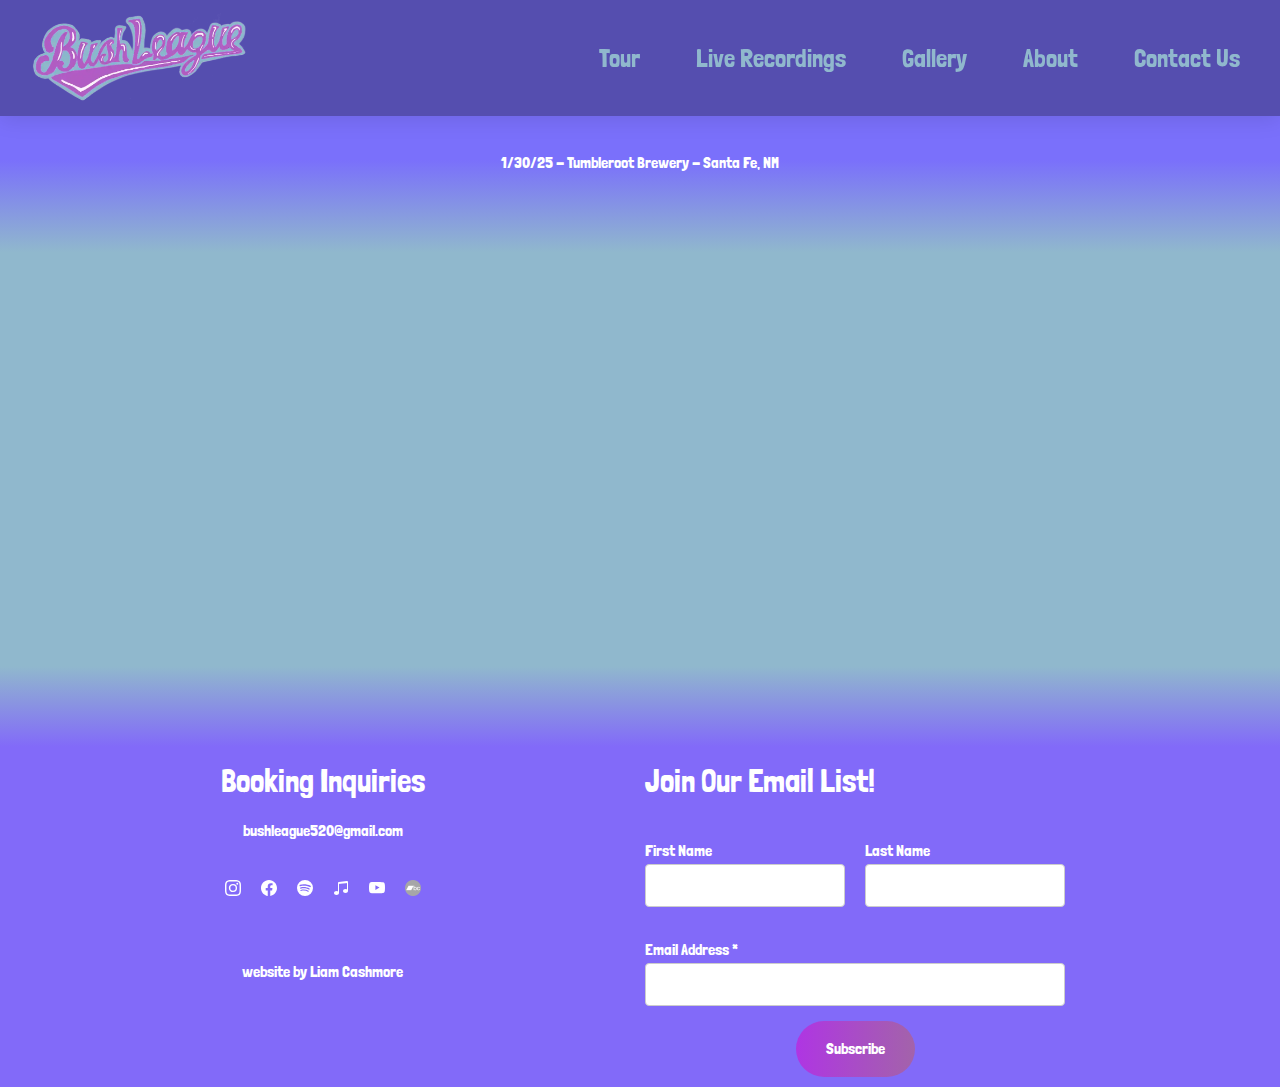
<file: live.html>
<!DOCTYPE html>
<html lang="en">
<head>
    <meta charset="UTF-8">
    <meta name="viewport" content="width=device-width, initial-scale=1.0">
    <title>BushLeage</title>
    
    <link href="https://cdn.jsdelivr.net/npm/bootstrap@5.3.3/dist/css/bootstrap.min.css" rel="stylesheet" integrity="sha384-QWTKZyjpPEjISv5WaRU9OFeRpok6YctnYmDr5pNlyT2bRjXh0JMhjY6hW+ALEwIH" crossorigin="anonymous">
    <link rel="stylesheet" href="style.css">
    <link rel="stylesheet" href="about-style.css">
    <link rel="icon" href="images/Bush-logo-pot.PNG" type="image/png">
</head>
<body>
    <nav class="navbar navbar-expand-lg navbar-light bg-white fixed-top">
        <div class="container-fluid">
          <!-- Bush Logo on the Left -->
          <a class="navbar-brand" href="index.html">
            <img src="images/Bush-main-logo.webp" alt="Bush-logo" class="Bush-logo">
          </a>
          <!-- Toggler for smaller screens -->
          <button
            class="navbar-toggler"
            type="button"
            data-bs-toggle="collapse"
            data-bs-target="#navbarNav"
            aria-controls="navbarNav"
            aria-expanded="false"
            aria-label="Toggle navigation"
          >
            <span class="navbar-toggler-icon"></span>
          </button>
          <!-- Navigation Buttons on the Right -->
          <div class="collapse navbar-collapse" id="navbarNav">
            <ul class="navbar-nav ms-auto">
              <li class="nav-item">
                <a class="nav-link" href="tour.html">Tour</a>
              </li>
              <li class="nav-item">
                <a class="nav-link" href="live.html">Live Recordings</a>
              </li>
              <li class="nav-item">
                <a class="nav-link" href="gallery.html">Gallery</a>
              </li>
              <li class="nav-item">
                <a class="nav-link" href="bio.html">About</a>
              </li>
              <li class="nav-item">
                <a class="nav-link" href="contact.html">Contact Us</a>
              </li>
            </ul>
          </div>
        </div>
      </nav>
<main>
  <div class="live-container">
    <a href="https://bushleagueaz.bandcamp.com/album/live-at-tumbleroot-brewery-1-30-25-santa-fe-nm">
      <p >1/30/25 - Tumbleroot Brewery - Santa Fe, NM</p>
    </a>
    <iframe style="border: 0; width: 350px; height: 470px;" src="https://bandcamp.com/EmbeddedPlayer/album=2961241002/size=large/bgcol=ffffff/linkcol=63b2cc/tracklist=false/transparent=true/" seamless><a href="https://bushleagueaz.bandcamp.com/album/live-at-tumbleroot-brewery-1-30-25-santa-fe-nm">Live at Tumbleroot Brewery | 1/30/25 | Santa Fe, NM by Bush League</a></iframe>
  </div>
</main>

<footer>
  <div class="contact-left-foot">
    <h2>Booking Inquiries</h2>
    <p>bushleague520@gmail.com</p>

<div class="social-links">
<a href="https://www.instagram.com/bush.league.az/" target="_blank" rel="noopener noreferrer">
<svg xmlns="http://www.w3.org/2000/svg" width="16" height="16" fill="currentColor" class="bi bi-instagram" viewBox="0 0 16 16">
<path d="M8 0C5.829 0 5.556.01 4.703.048 3.85.088 3.269.222 2.76.42a3.9 3.9 0 0 0-1.417.923A3.9 3.9 0 0 0 .42 2.76C.222 3.268.087 3.85.048 4.7.01 5.555 0 5.827 0 8.001c0 2.172.01 2.444.048 3.297.04.852.174 1.433.372 1.942.205.526.478.972.923 1.417.444.445.89.719 1.416.923.51.198 1.09.333 1.942.372C5.555 15.99 5.827 16 8 16s2.444-.01 3.298-.048c.851-.04 1.434-.174 1.943-.372a3.9 3.9 0 0 0 1.416-.923c.445-.445.718-.891.923-1.417.197-.509.332-1.09.372-1.942C15.99 10.445 16 10.173 16 8s-.01-2.445-.048-3.299c-.04-.851-.175-1.433-.372-1.941a3.9 3.9 0 0 0-.923-1.417A3.9 3.9 0 0 0 13.24.42c-.51-.198-1.092-.333-1.943-.372C10.443.01 10.172 0 7.998 0zm-.717 1.442h.718c2.136 0 2.389.007 3.232.046.78.035 1.204.166 1.486.275.373.145.64.319.92.599s.453.546.598.92c.11.281.24.705.275 1.485.039.843.047 1.096.047 3.231s-.008 2.389-.047 3.232c-.035.78-.166 1.203-.275 1.485a2.5 2.5 0 0 1-.599.919c-.28.28-.546.453-.92.598-.28.11-.704.24-1.485.276-.843.038-1.096.047-3.232.047s-2.39-.009-3.233-.047c-.78-.036-1.203-.166-1.485-.276a2.5 2.5 0 0 1-.92-.598 2.5 2.5 0 0 1-.6-.92c-.109-.281-.24-.705-.275-1.485-.038-.843-.046-1.096-.046-3.233s.008-2.388.046-3.231c.036-.78.166-1.204.276-1.486.145-.373.319-.64.599-.92s.546-.453.92-.598c.282-.11.705-.24 1.485-.276.738-.034 1.024-.044 2.515-.045zm4.988 1.328a.96.96 0 1 0 0 1.92.96.96 0 0 0 0-1.92m-4.27 1.122a4.109 4.109 0 1 0 0 8.217 4.109 4.109 0 0 0 0-8.217m0 1.441a2.667 2.667 0 1 1 0 5.334 2.667 2.667 0 0 1 0-5.334"/>
</svg>
</a>
<a href="https://www.facebook.com/Bush.League.Band.az">
<svg xmlns="http://www.w3.org/2000/svg" width="16" height="16" fill="currentColor" class="bi bi-facebook" viewBox="0 0 16 16">
<path d="M16 8.049c0-4.446-3.582-8.05-8-8.05C3.58 0-.002 3.603-.002 8.05c0 4.017 2.926 7.347 6.75 7.951v-5.625h-2.03V8.05H6.75V6.275c0-2.017 1.195-3.131 3.022-3.131.876 0 1.791.157 1.791.157v1.98h-1.009c-.993 0-1.303.621-1.303 1.258v1.51h2.218l-.354 2.326H9.25V16c3.824-.604 6.75-3.934 6.75-7.951"/>
</svg>
</a>
<a href="https://open.spotify.com/artist/1hmGt5apW2W65yTUutfaxb">
<svg xmlns="http://www.w3.org/2000/svg" width="16" height="16" fill="currentColor" class="bi bi-spotify" viewBox="0 0 16 16">
<path d="M8 0a8 8 0 1 0 0 16A8 8 0 0 0 8 0m3.669 11.538a.5.5 0 0 1-.686.165c-1.879-1.147-4.243-1.407-7.028-.77a.499.499 0 0 1-.222-.973c3.048-.696 5.662-.397 7.77.892a.5.5 0 0 1 .166.686m.979-2.178a.624.624 0 0 1-.858.205c-2.15-1.321-5.428-1.704-7.972-.932a.625.625 0 0 1-.362-1.194c2.905-.881 6.517-.454 8.986 1.063a.624.624 0 0 1 .206.858m.084-2.268C10.154 5.56 5.9 5.419 3.438 6.166a.748.748 0 1 1-.434-1.432c2.825-.857 7.523-.692 10.492 1.07a.747.747 0 1 1-.764 1.288"/>
</svg>
</a>
<a href="https://music.apple.com/us/artist/bush-league/1746762051">
<svg xmlns="http://www.w3.org/2000/svg" width="16" height="16" fill="currentColor" class="bi bi-music-note-beamed" viewBox="0 0 16 16">
<path d="M6 13c0 1.105-1.12 2-2.5 2S1 14.105 1 13s1.12-2 2.5-2 2.5.896 2.5 2m9-2c0 1.105-1.12 2-2.5 2s-2.5-.895-2.5-2 1.12-2 2.5-2 2.5.895 2.5 2"/>
<path fill-rule="evenodd" d="M14 11V2h1v9zM6 3v10H5V3z"/>
<path d="M5 2.905a1 1 0 0 1 .9-.995l8-.8a1 1 0 0 1 1.1.995V3L5 4z"/>
</svg>
</a>
<a href="https://www.youtube.com/channel/UCAwQQ7pMHWMDkGMlJmZ4Alg">
<svg xmlns="http://www.w3.org/2000/svg" width="16" height="16" fill="currentColor" class="bi bi-youtube" viewBox="0 0 16 16">
<path d="M8.051 1.999h.089c.822.003 4.987.033 6.11.335a2.01 2.01 0 0 1 1.415 1.42c.101.38.172.883.22 1.402l.01.104.022.26.008.104c.065.914.073 1.77.074 1.957v.075c-.001.194-.01 1.108-.082 2.06l-.008.105-.009.104c-.05.572-.124 1.14-.235 1.558a2.01 2.01 0 0 1-1.415 1.42c-1.16.312-5.569.334-6.18.335h-.142c-.309 0-1.587-.006-2.927-.052l-.17-.006-.087-.004-.171-.007-.171-.007c-1.11-.049-2.167-.128-2.654-.26a2.01 2.01 0 0 1-1.415-1.419c-.111-.417-.185-.986-.235-1.558L.09 9.82l-.008-.104A31 31 0 0 1 0 7.68v-.123c.002-.215.01-.958.064-1.778l.007-.103.003-.052.008-.104.022-.26.01-.104c.048-.519.119-1.023.22-1.402a2.01 2.01 0 0 1 1.415-1.42c.487-.13 1.544-.21 2.654-.26l.17-.007.172-.006.086-.003.171-.007A100 100 0 0 1 7.858 2zM6.4 5.209v4.818l4.157-2.408z"/>
</svg>
</a>
<a href="https://bushleagueaz.bandcamp.com/">
<img src="images/Bandcamp.svg.png" alt="Bandcamp Icon" width="16" height="16">
</a>

</div>
    <hr>
    <p>website by Liam Cashmore</p>

  </div>
        <div id="mc_embed_shell">
  
          <div id="mc_embed_signup">
              <form action="https://gmail.us9.list-manage.com/subscribe/post?u=206c12fb5f435385165b29b0f&amp;id=b2fd71274e&amp;f_id=004901e1f0" method="post" id="mc-embedded-subscribe-form" name="mc-embedded-subscribe-form" class="validate" target="_self" novalidate="">
                <div id="mc_embed_signup_scroll">
                  <h2>Join Our Email List!</h2>
                  <div class="indicates-required"><span class="asterisk"></span></div>
                  
                  <!-- Container for first & last name fields -->
                  <div class="name-row">
                    <div class="mc-field-group">
                      <label for="mce-FNAME">First Name</label>
                      <input type="text" name="FNAME" id="mce-FNAME" value="">
                    </div>
                    <div class="mc-field-group">
                      <label for="mce-LNAME">Last Name</label>
                      <input type="text" name="LNAME" id="mce-LNAME" value="">
                    </div>
                  </div>
                  
                  <div class="mc-field-group">
                    <label for="mce-EMAIL">Email Address <span class="asterisk">*</span></label>
                    <input type="email" name="EMAIL" id="mce-EMAIL" required value="">
                  </div>
                  <div id="mce-responses" class="clear foot">
                      <div class="response" id="mce-error-response" style="display: none;"></div>
                      <div class="response" id="mce-success-response" style="display: none;"></div>
                  </div>
              <div aria-hidden="true" style="position: absolute; left: -5000px;">
                  /* real people should not fill this in and expect good things - do not remove this or risk form bot signups */
                  <input type="text" name="b_206c12fb5f435385165b29b0f_b2fd71274e" tabindex="-1" value="">
              </div>
                  <div class="optionalParent">
                      <div class="clear foot">
                          <input type="submit" name="subscribe" id="mc-embedded-subscribe" class="button" value="Subscribe">
                          <!-- <p style="margin: 0px auto;"><a href="http://eepurl.com/i_ndZ6" title="Mailchimp - email marketing made easy and fun"><span style="display: inline-block; background-color: transparent; border-radius: 4px;"><img class="refferal_badge" src="https://digitalasset.intuit.com/render/content/dam/intuit/mc-fe/en_us/images/intuit-mc-rewards-text-dark.svg" alt="Intuit Mailchimp" style="width: 220px; height: 40px; display: flex; padding: 2px 0px; justify-content: center; align-items: center;"></span></a></p> -->
                      </div>
                  </div>
              </div>
          </form>
          </div>
          </div>
</footer>
<script src="script.js"></script>
<script src="https://cdn.jsdelivr.net/npm/bootstrap@5.3.3/dist/js/bootstrap.bundle.min.js" integrity="sha384-YvpcrYf0tY3lHB60NNkmXc5s9fDVZLESaAA55NDzOxhy9GkcIdslK1eN7N6jIeHz" crossorigin="anonymous"></script>
</body>

</html>
</file>
<file: style.css>
/* ==========================================================================
   1. Import Fonts
   ========================================================================== */
   @import url('https://fonts.googleapis.com/css2?family=Londrina+Solid:wght@100;300;400;900&display=swap');


   /* ==========================================================================
      2. Base Styles
      ========================================================================== */
   #main-body {
     font-family: Arial, sans-serif;
     line-height: 1.6;
     margin: 0;
     padding: 0;
     background-color: black;
     color: white;
   }
   
   #main-shows {
     margin-top: 60px;
     background: linear-gradient(to bottom, black 0%, black 0.10%, #826af9 10%, #90b8cd 100%);
     display: flex;
     flex-direction: column;
     align-items: center;
     font-family: 'Londrina Solid', sans-serif;
   }
   
   
   /* ==========================================================================
      3. Navbar Styles
      ========================================================================== */
   .navbar {
     box-shadow: 0 4px 20px rgba(0, 0, 0, 0.1);
     /* margin-bottom: 10px; */
     position: fixed;
     background-color: rgba(0, 0, 0, 0.3) !important;
   }
   
   .navbar-nav .nav-item {
     margin: 0 20px;
   }
   
   .navbar-light .navbar-nav .nav-link {
     color: #90b8cd;
     font-family: 'Londrina Solid', sans-serif;
     font-size: 25px;
   }
   
   .navbar-light .navbar-nav .nav-link:hover {
     color: #af34e3;
   }
   
   .navbar-light .navbar-toggler-icon {
     background-image: url("data:image/svg+xml;charset=utf8,%3Csvg viewBox='0 0 30 30' xmlns='http://www.w3.org/2000/svg'%3E%3Cpath stroke='%2390b8cd' stroke-width='2' stroke-linecap='round' stroke-miterlimit='10' d='M4 7h22M4 15h22M4 23h22'/%3E%3C/svg%3E");
   }
   
   .navbar-collapse {
     display: flex;
     flex-direction: column;
     align-items: center;
   }
   
   .social-links {
     display: flex;
     justify-content: center;
     align-items: center;
     padding: 10px;
     gap: 20px; /* Adds space between items */
   }
   
   .social-links a {
     display: flex;
     align-items: center;
     justify-content: center;
     text-decoration: none;
     color: inherit;
   }
   
   
   /* ==========================================================================
      4. Header & Logo Styles
      ========================================================================== */
   .header {
     position: relative;
     background-image: url('images/BushBackground.png');
     background-repeat: no-repeat;
     background-size: cover;
     background-position: center;
     height: 60vw;
   }
   
   #icons {
     position: absolute;
     bottom: 10px; /* Adjust as needed */
     left: 0;
     right: 0;
     display: flex;
     justify-content: center;
     align-items: center;
     gap: 60px; /* Adds space between icons */
   }
   
   #icons a {
     color: inherit;
     text-decoration: none;
   }
   
   a {
     color: inherit;
     text-decoration: none;
   }
   
   #icons svg,
   #icons img {
     width: 40px;
     height: 40px;
   }
   
   .Bush-logo {
     height: 90px;
     width: auto;
     position: relative;
     left: 20px;
   }
   
   
   /* ==========================================================================
      5. Section Styles
      ========================================================================== */
   main h2 {
     color: #90b8cd;
     font-family: 'Londrina Solid', sans-serif;
     font-size: 10vw;
     margin-bottom: 40px;
   }
   
   .section {
     display: flex;
     flex-direction: column;
     align-items: center;
     text-align: center;
     padding: 20px;
     margin: 20px auto;
     width: 90%;
     max-width: 1200px;
     border-radius: 10px;
     box-shadow: 0 4px 6px rgba(0, 0, 0, 0.1);
     background-color: rgba(0, 0, 0, 0.1);
   }
   
   #description {
     display: flex;
     flex-direction: column;
     align-items: center;
     text-align: center;
   }
   
   .section p {
     font-size: 20px; /* Adjust as needed */
   }
   
   
   /* ==========================================================================
      6. Footer Styles
      ========================================================================== */
   footer {
    text-align: center;
    padding: 10px 0;
    background: linear-gradient(to bottom, #90b8cd 1%, #826af9 20%);
    color: #fff;
    width: 100vw;
    bottom: 0;
    display: flex;
    align-items: flex-start;  /* Align items at the top */
    justify-content: space-evenly;
    padding-top: 100px;
   }

   footer,
footer * {
  font-family: 'Londrina Solid', sans-serif !important;
}
   
   .contact-left-foot,
   .contact-right-foot {
     display: flex;
     flex-direction: column;
     align-items: center;
   }
   
   .contact-left-foot {
     gap: 10px;
   }
   
   .contact-right-foot {
     gap: 20px;
   }
   
   .contact-inputs {
     width: 250px;
     height: 35px;
     border: none;
     outline: none;
     padding-left: 25px;
     font-weight: 500;
     border-radius: 50px;
   }
   
   .contact-right-foot button {
     display: flex;
     align-items: center;
     padding: 15px 30px;
     font-size: 16px;
     color: #fff;
     border: none;
     border-radius: 50px;
     background: linear-gradient(270deg, #a363aa, #af35e3);
     cursor: pointer;
   }
   
   .contact-right-title h2 {
     font-weight: 600;
     color: #fff;
     font-size: 40px;
     margin-bottom: 5px;
   }
   
   .contact-right-title hr {
     border: none;
     width: 120px;
     height: 5px;
     background: #fff;
     border-radius: 20px;
     margin-bottom: 20px;
   }

   /* Make labels appear above inputs */
.mc-field-group {
  display: flex;
  flex-direction: column;
  text-align: left; /* Ensures the text is left aligned */
  margin-bottom: 15px;
}

/* Style all input boxes */
.mc-field-group input {
  padding: 8px;
  border: 1px solid #ccc;
  border-radius: 4px;
  box-sizing: border-box;
}

/* Container for first name and last name fields in a row */
.name-row {
  display: flex;
  justify-content: flex-start;
  gap: 20px;  /* Even spacing between the fields */
  margin-bottom: 15px;
}

/* Smaller input boxes for first and last name */
.name-row .mc-field-group input {
  width: 200px;  /* Adjust width as needed */
}

/* Optional: You can style the email field separately if desired */
.mc-field-group input[type="email"] {
  width: 100%;  /* or a fixed width if you prefer */
}

#mc-embedded-subscribe {
  display: center;
  align-items: center;
  padding: 15px 30px;
  font-size: 16px;
  color: #fff;
  border: none;
  border-radius: 50px;
  background: linear-gradient(270deg, #a363aa, #af35e3);
  cursor: pointer;
}

#mc_embed_signup h2 {
  display: flex;
  /* Adjust alignment if necessary. For example, to align items to the left: */
  justify-content: flex-start;
  padding-bottom: 30px;
}


   
   
   /* ==========================================================================
      7. Media Queries
      ========================================================================== */
   
   /* Large Desktops: 1680px and above */
   @media only screen and (min-width: 1680px) {
     .section {
       width: 80%;
     }
     .navbar-nav .nav-item {
       margin: 0 30px;
     }
     .Bush-logo {
       height: 100px;
     }
   }
   
   /* Medium Devices (Collapsed Navbar): up to 992px */
   @media (max-width: 992px) {

     .navbar {
       box-shadow: 0 4px 20px rgba(0, 0, 0, 0.1);
       position: fixed;
       background-color: rgba(0, 0, 0, 0.1) !important;
     }
   
     .navbar-collapse {
       background-color: rgba(0, 0, 0, 0.65);
       max-height: 80vh;
       overflow-y: auto;
     }
   
     .navbar-nav {
       width: 100%;
       flex-direction: column;
       align-items: center;
     }
   
     .navbar-nav .nav-item {
       margin: 5px 0;
     }
   
     .navbar-nav .nav-item .nav-link {
       background-color: rgba(0, 0, 0, 0.65);
       border-radius: 5px;
       padding: 10px 20px;
       font-size: 15px;
     }
   }
   
   /* Small Devices: up to 768px */
   @media (max-width: 768px) {
     footer {
       flex-direction: column;
       align-items: center;
     }
     .contact-left-foot,
     .contact-right-foot {
       width: 100%;
       margin-bottom: 20px; /* Spacing between stacked items */
     }

     #mc_embed_signup h2 {
      display: flex;
      justify-content: center;  /* Centers the content horizontally */
      text-align: center;       /* Centers text if it wraps */
      max-width: 768px;         /* Optional: limits the width */
      margin: 0 auto;           /* Centers the h2 container itself */
    }
   }
   
   /* Smartphones: up to 480px */
   @media only screen and (max-width: 480px) {
     .header {
       height: 100vh;
       background-repeat: repeat-x;
       animation: panBackground 30s linear infinite;
     }
   
     @keyframes panBackground {
       from {
         background-position: 0 0;
       }
       to {
         background-position: 100% 0;
       }
     }
   
     .section {
       width: 100%;
       margin: 5px;
       padding: 10px;
     }
   
     main {
       margin-top: 60px;
     }
   
     main h2 {
       font-size: 20vw;
       display: flex;
       justify-content: center;
       flex-wrap: wrap;
       text-align: center;
     }
   
     .Bush-logo {
       height: 80px;
       left: 10px;
     }
   
     .navbar-nav .nav-item .nav-link {
       background-color: rgba(0, 0, 0, 0.8);
       border-radius: 5px;
       padding: 8px 15px;
       font-size: 25px;
     }
   
     #icons svg,
     #icons img {
       width: 20px;
       height: 20px;
     }
   
     #icons {
       gap: 20px;
       bottom: 10px;
     }

  /* Keep the name row in a row layout */
  #mc_embed_signup_scroll .name-row {
    display: flex;
    flex-direction: row;
    justify-content: space-between;
    gap: 10px;
    width: 90%;          /* The container takes 90% of the available width */
    margin: 0 auto;      /* Center the row container */
  }
  
  /* Each field group within the name row takes equal space */
  #mc_embed_signup_scroll .name-row .mc-field-group {
    flex: 1;
  }
  
  /* Style all inputs inside the name row so they fill their container */
  #mc_embed_signup_scroll .name-row .mc-field-group input {
    width: 100%;          /* Full width of the parent field group */
    box-sizing: border-box;
    padding: 10px;
    font-size: 14px;
  }
  
  /* Style the email input to take 90% of its container's width */
  #mc_embed_signup_scroll .mc-field-group input[type="email"] {
    width: 90%;
    margin: 0 auto;
    box-sizing: border-box;
    padding: 10px;
    font-size: 14px;
  }
   }
   
   /* Tablets: min-width 768px */
   @media (min-width: 768px) {
     .section {
       flex-direction: row;
       align-items: center;
       justify-content: space-between;
       text-align: left;
     }
   
     /* Left column: Date and What text */
     .section .event-details {
       text-align: left;
       margin-bottom: 0;
       flex: 1;
     }
   
     /* Center column: Where text */
     .section #where {
       text-align: center;
       margin-bottom: 0;
       flex: 1;
     }
   
     /* Right column: Button */
     .section button {
       margin: 0 50px 0 300px;
       text-align: center;
     }

     #mc_embed_signup h2 {
      display: center;
    }
       
   }
   
   /* Very Small Smartphones: up to 320px */
   @media only screen and (max-width: 320px) {
     .header {
       height: 50vh;
     }
     .section {
       padding: 8px;
     }
     .navbar-nav .nav-item .nav-link {
       padding: 8px 15px;
       font-size: 25px;
     }
   }
</file>
<file: about-style.css>
/* ==========================================================================
   Base Styles
   ========================================================================== */
   body {
    font-family: Arial, sans-serif;
    line-height: 1.6;
    margin: 0;
    padding: 0;
    background-color: #7a70fb;
    /* background: linear-gradient(to bottom, #af34e3, #90b8cd); */
    color: white;
  }
  
  /* ==========================================================================
     Main Layout
     ========================================================================== */
  main {
    margin-top: 150px;
    width: 100vw;
    background: linear-gradient(to bottom, #7a70fb 2%, #90b8cd 20%);
    display: flex;
    flex-direction: column;
    align-items: center;
    font-family: 'Londrina Solid', sans-serif;
  }
  
  /* ==========================================================================
     Gallery Classes
     ========================================================================== */
  .big-gallery {
    display: block;
  }
  
  .small-gallery {
    display: none;
  }
  
  /* ==========================================================================
     Bio Section
     ========================================================================== */
  #bio-container {
    overflow: auto; /* Clear the float */
  }
  
  .bio-photo {
    float: left;
    width: 40%;       /* Adjust as needed */
    margin: 0 20px;   /* Combines left and right margins */
    border-radius: 15%;
    border: 10px solid #af34e3;
  }
  
  #bio-title {
    font-size: 60px;
  }
  
  #bio-p {
    font-size: 30px;
    padding: 0 30px 50px;
    margin-bottom: 20px;
  }
  
  #collage {
    width: 92vw;
  }
  
  /* ==========================================================================
     Live Container
     ========================================================================== */
  .live-container {
    margin: 0 auto;
    display: flex;
    flex-direction: column;
    align-items: center;
    text-align: center;
    max-width: 90%;
  }
  
  /* ==========================================================================
     Contact Section
     ========================================================================== */
  .contact-container {
    height: 100vh;
    display: flex;
    align-items: center;
    justify-content: space-evenly;
  }
  
  .contact-left {
    display: flex;
    flex-direction: column;
    align-items: flex-start; /* Use flex-start for alignment */
    gap: 20px;
  }
  
  .contact-left-title h2 {
    font-weight: 600;
    color: #a363aa;
    font-size: 40px;
    margin-bottom: 5px;
  }
  
  .contact-left-title hr {
    border: none;
    width: 120px;
    height: 5px;
    background: #a363aa;
    border-radius: 20px;
    margin-bottom: 20px;
  }
  
  .contact-right-title h2 {
    font-weight: 600;
    color: #fff;
    font-size: 40px;
    margin-bottom: 5px;
  }
  
  .contact-right-title hr {
    border: none;
    width: 120px;
    height: 5px;
    background: #fff;
    border-radius: 20px;
    margin-bottom: 20px;
  }
  
  .contact-inputs {
    width: 400px;
    height: 50px;
    border: none;
    outline: none;
    padding-left: 25px;
    font-weight: 500;
    border-radius: 50px;
  }
  
  .contact-inputs:focus {
    border: 2px solid #a363aa;
  }
  
  .contact-inputs::placeholder {
    color: #a9a9a9;
  }
  
  .contact-left textarea {
    height: 140px;
    padding-top: 15px;
    border-radius: 20px;
  }
  
  .contact-left button {
    display: flex;
    align-items: center;
    padding: 15px 30px;
    font-size: 16px;
    color: #fff;
    border: none;
    border-radius: 50px;
    background: linear-gradient(270deg, #a363aa, #af35e3);
    cursor: pointer;
  }
  
  .contact-right img {
    width: 500px;
  }
  
  /* ==========================================================================
     Media Queries
     ========================================================================== */
  @media only screen and (max-width: 768px) {
    .bio-photo {
      float: none;
      display: block;
      margin: 0 auto 10px;
      width: 90%;
    }
  
    /* Center the bio title and change its color */
    #bio-container h2 {
      text-align: center;
      color: #af34e3;
    }
  
    #bio-container {
      align-items: center;
    }
  
    #collage img {
      margin-bottom: 0.5rem !important;
    }
  
    /* Adjust padding for collage columns */
    #collage .col-6 {
      padding: 0 0.2rem;
    }
  
    .contact-inputs {
      width: 80vw;
    }
  
    .contact-right {
      display: none;
    }
  
    .big-gallery {
      display: none;
    }
  
    .small-gallery {
      display: block;
    }

    #bio-p {
        font-size: 30px;
        padding: 0 30px 50px;
        margin-bottom: 40px;
      }
  }
  
  @media only screen and (max-width: 480px) {
    main {
      margin-top: 110px;
    }
  
    .bio-photo {
      float: none;
      display: block;
      margin: 0 auto 10px;
      width: 95%;
    }
  
    #bio-container {
      max-width: 100%;
      margin: 0 auto;
      text-align: left;
    }
  
    /* Adjust text alignment and padding for bio container */
    #bio-container h2,
    #bio-container p {
      text-align: left;
      padding: 0 15px;
    }
  
    #bio-container h2 {
      color: #af34e3;
    }
  
    p {
      font-size: 25px;
    }

    #bio-p {
        font-size: 30px;
        padding: 0 30px 50px;
        margin-bottom: 100px;
      }
  }
</file>
